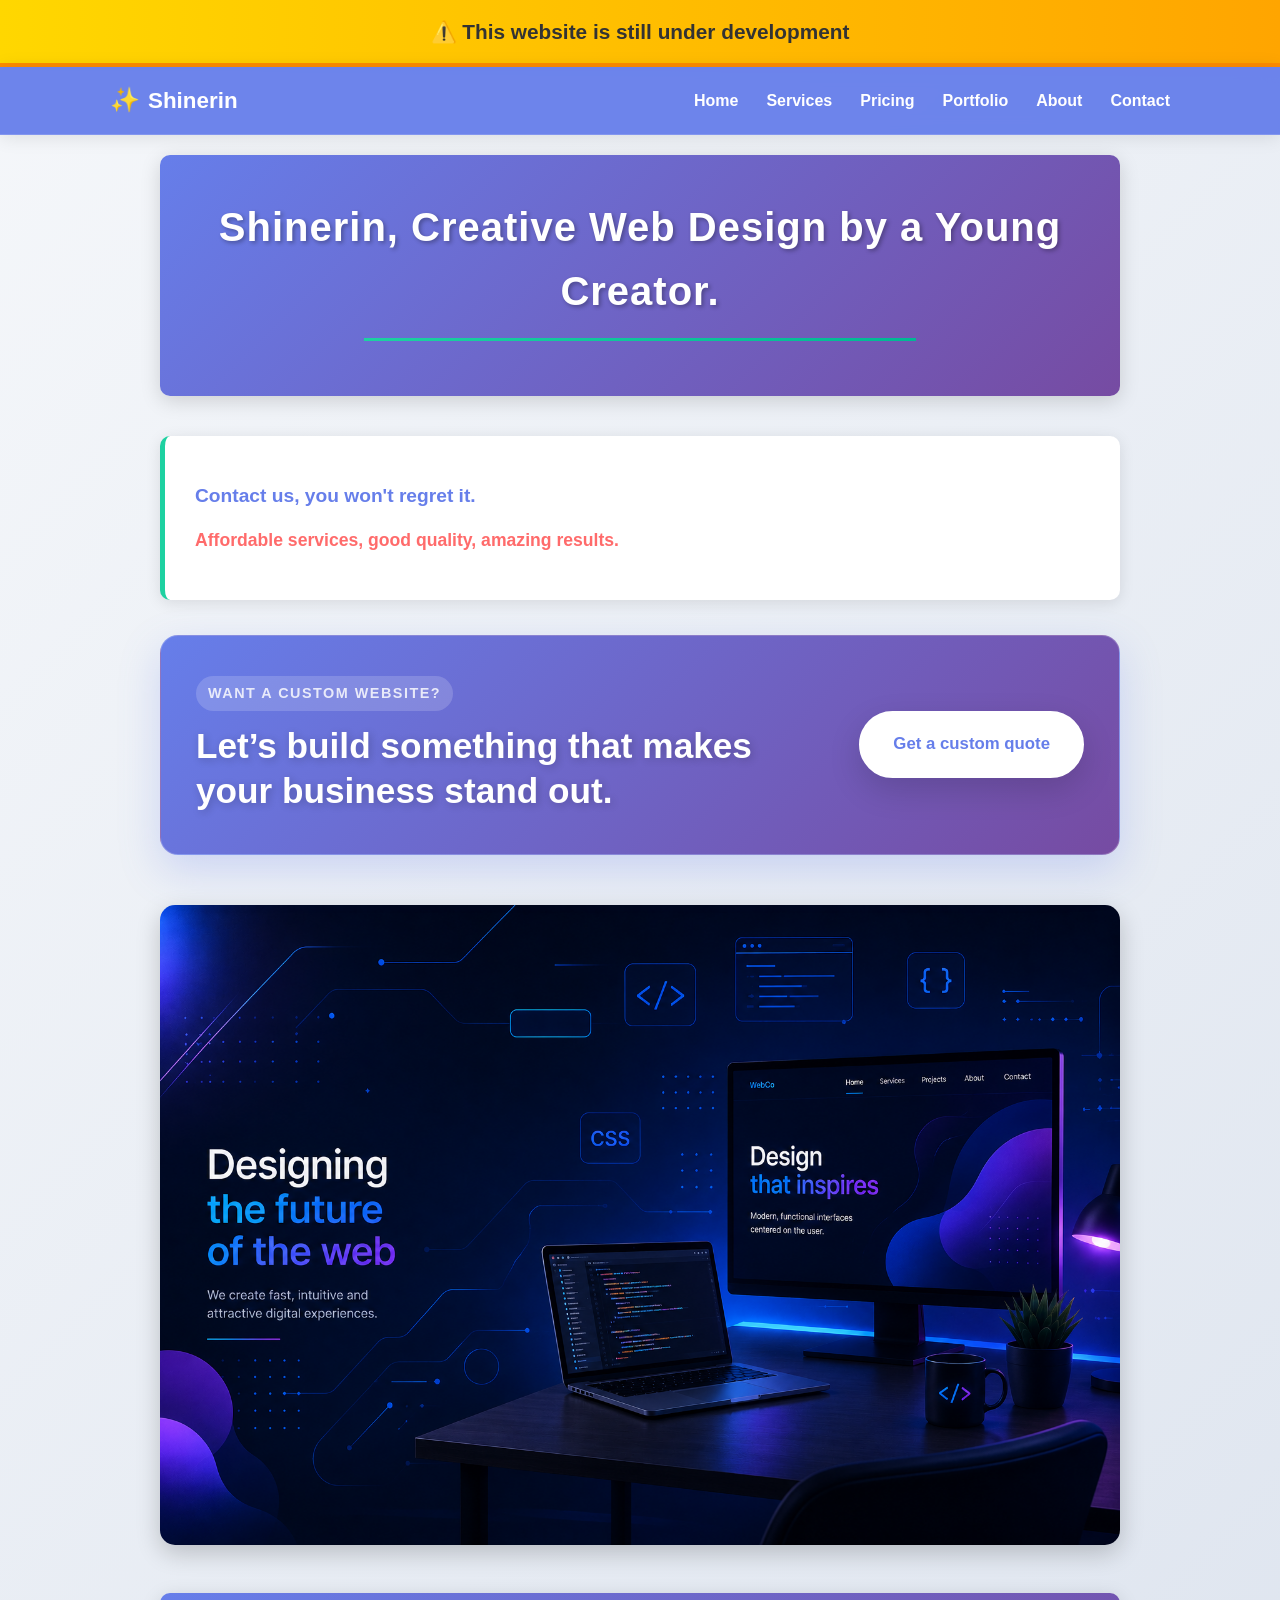
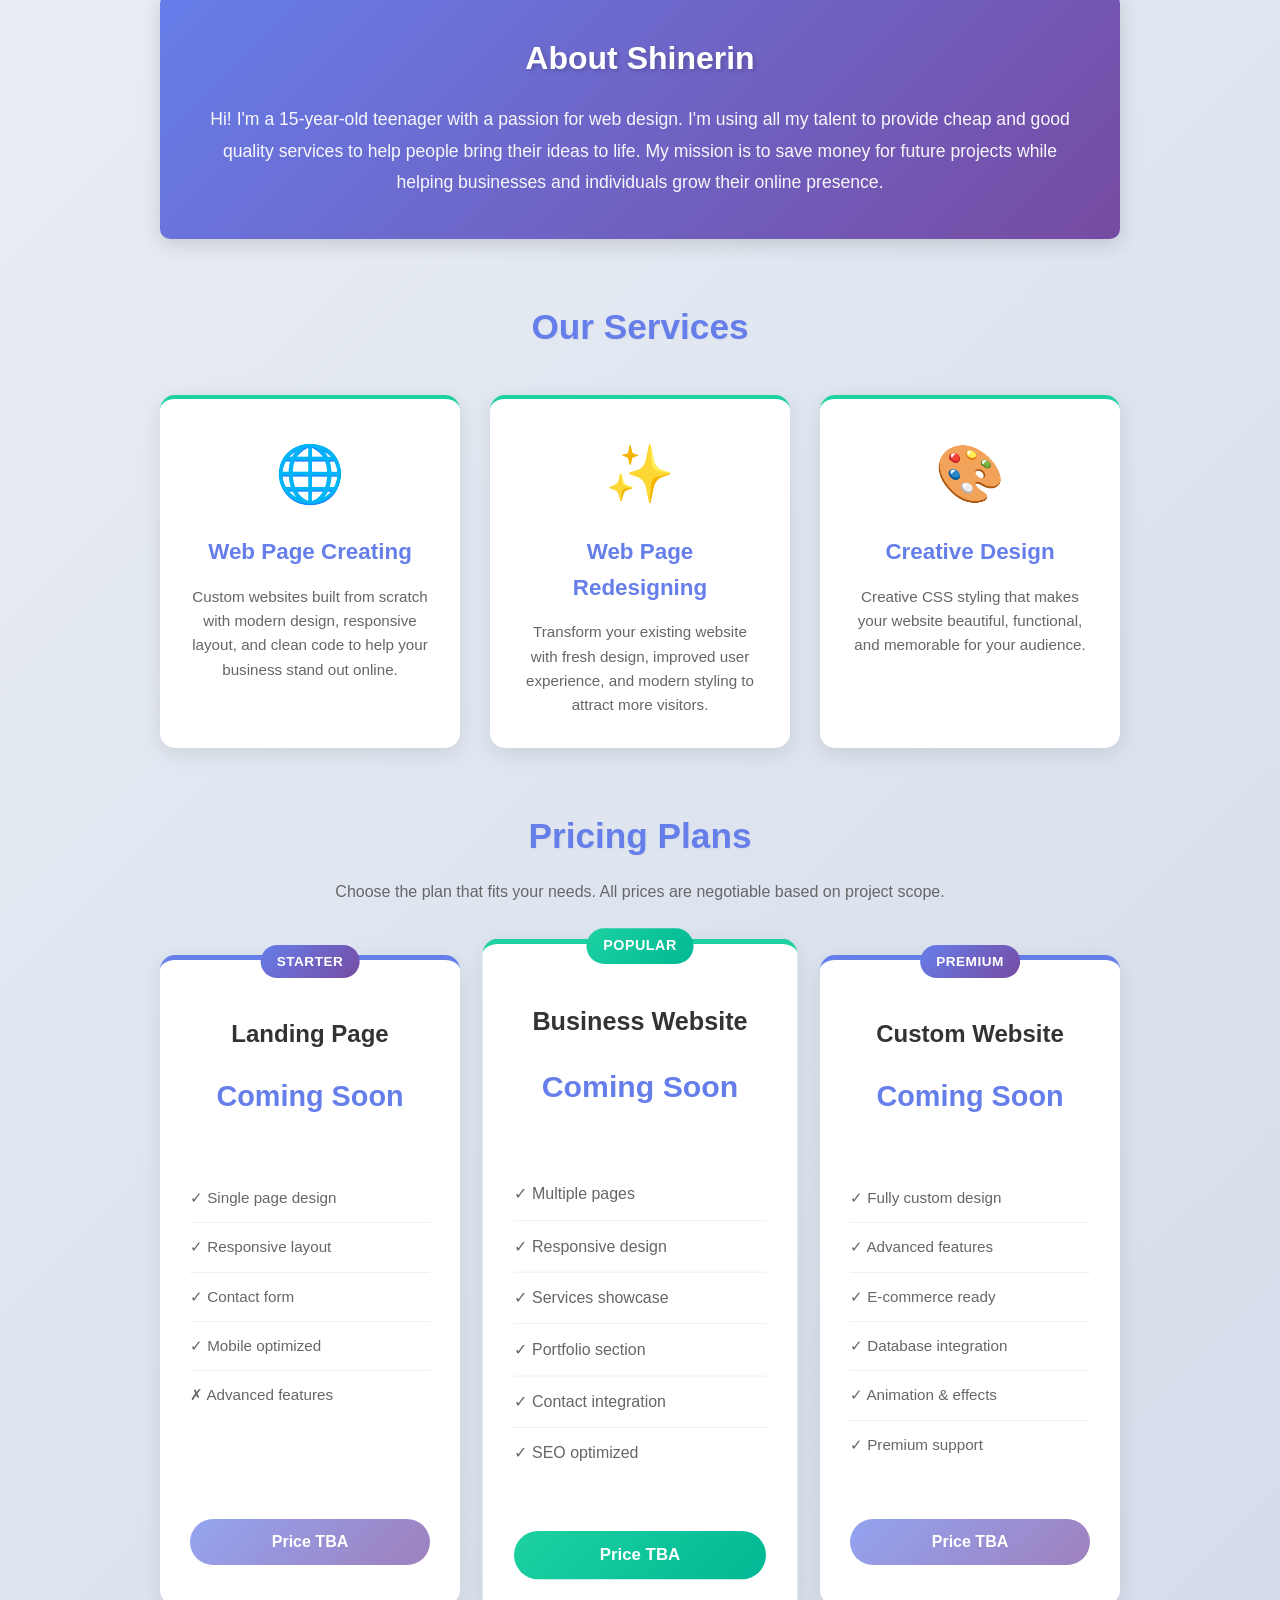
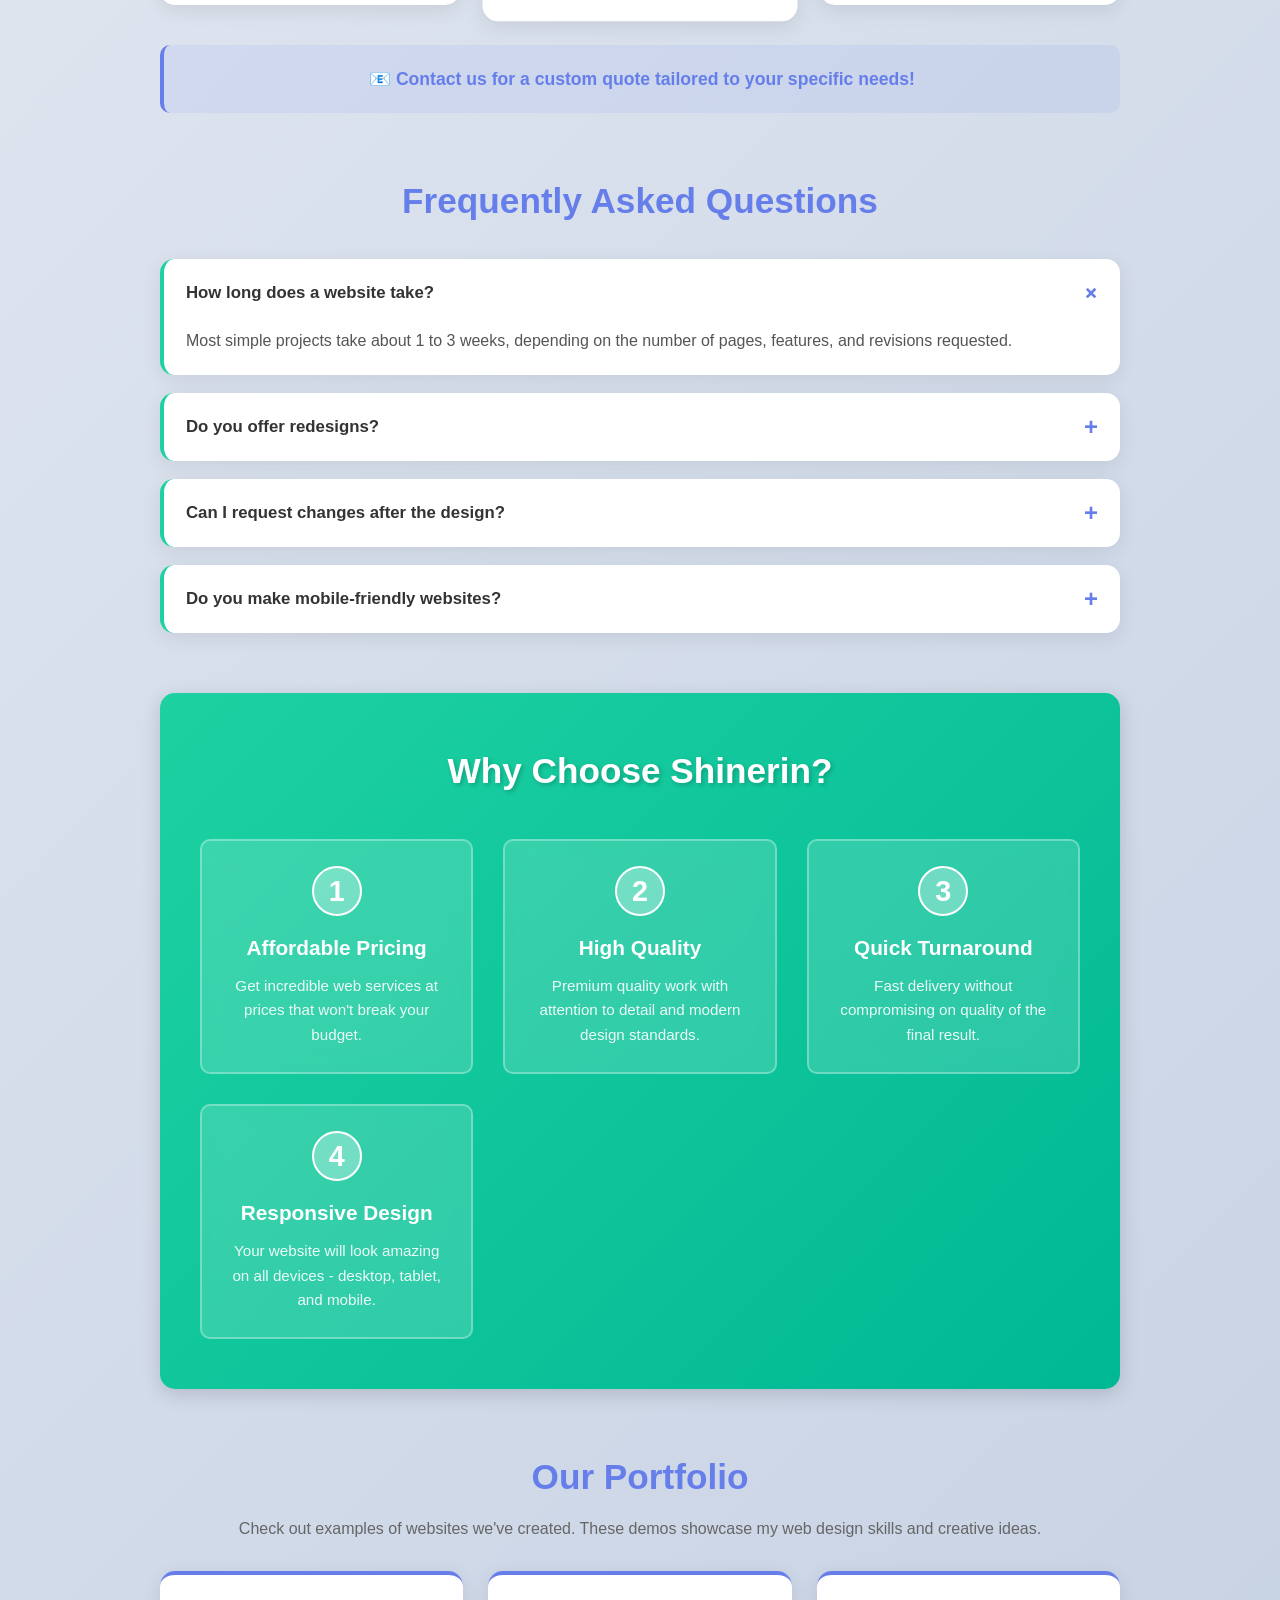
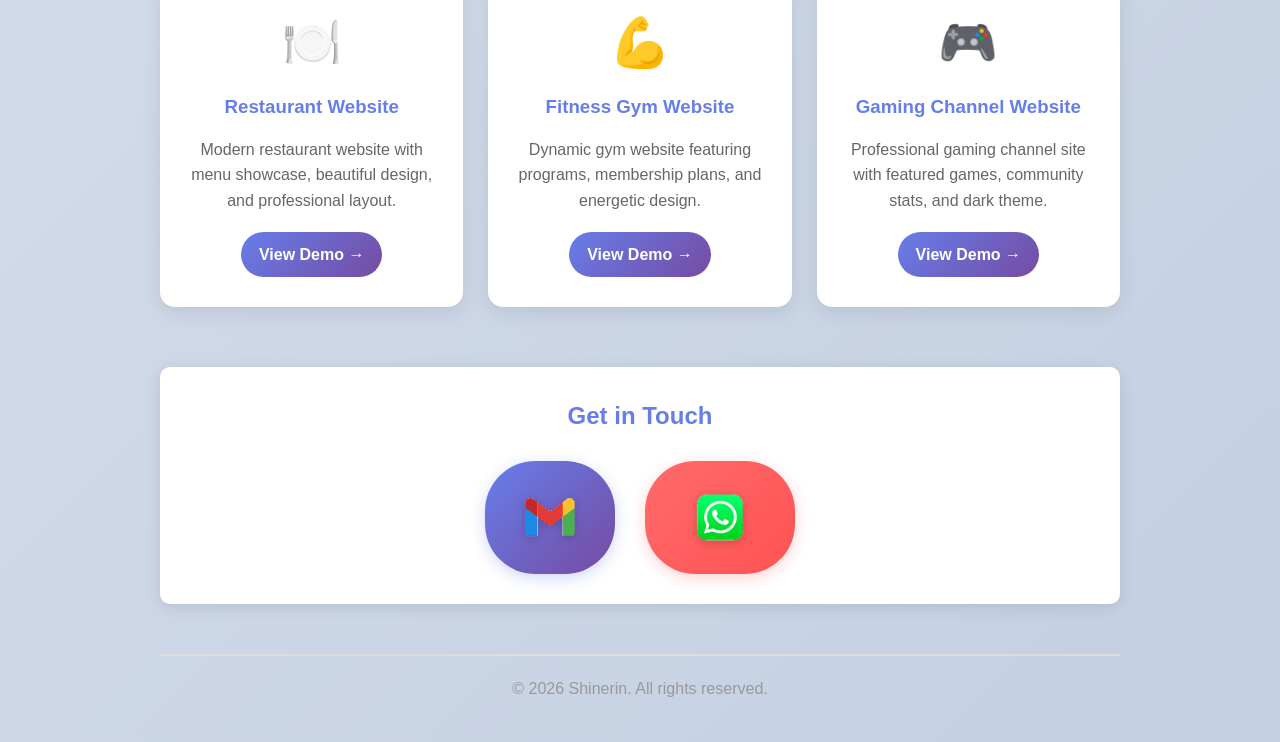
<file: index.html>
<!DOCTYPE html>

<html> 
<head>
    <title>Shinerin</title>
    <link rel="stylesheet" href="style.css">
</head>

<body>
    <div class="dev-banner">
        <h2>⚠️ This website is still under development</h2>
    </div>

    <!-- Navbar -->
    <nav class="navbar">
        <div class="nav-container">
            <div class="nav-logo">
                <span class="logo-icon">✨</span>
                <span class="logo-text">Shinerin</span>
            </div>
            <ul class="nav-links">
                <li><a href="#top" class="nav-link">Home</a></li>
                <li><a href="#services" class="nav-link">Services</a></li>
                <li><a href="#pricing" class="nav-link">Pricing</a></li>
                <li><a href="#portfolio" class="nav-link">Portfolio</a></li>
                <li><a href="#about" class="nav-link">About</a></li>
                <li><a href="#contact" class="nav-link">Contact</a></li>
            </ul>
            <div class="hamburger">
                <span class="bar"></span>
                <span class="bar"></span>
                <span class="bar"></span>
            </div>
        </div>
    </nav>
    
    <div class="container">
        <audio autoplay loop src="Touch - Anno Domini Beats.mp3"></audio>
        
        <header id="top">
            <h1>Shinerin, Creative Web Design by a Young Creator.</h1>
            <hr>
        </header>
        
        <div class="tagline">
            <p>Contact us, you won't regret it.</p>
            <p>Affordable services, good quality, amazing results.</p>
        </div>

        <section class="cta-banner">
            <div class="cta-content">
                <div class="cta-text">
                    <p class="cta-kicker">Want a custom website?</p>
                    <h3>Let’s build something that makes your business stand out.</h3>
                </div>
                <a href="#contact" class="cta-button">Get a custom quote</a>
            </div>
        </section>
        
        <div class="image-section">
            <img src="bro.png" alt="Shinerin Portfolio">
        </div>

        <!-- About Section -->
        <section class="about-section" id="about">
            <h2>About Shinerin</h2>
            <p>Hi! I'm a 15-year-old teenager with a passion for web design. I'm using all my talent to provide cheap and good quality services to help people bring their ideas to life. My mission is to save money for future projects while helping businesses and individuals grow their online presence.</p>
        </section>

        <!-- Services Section -->
        <section class="services-section" id="services">
            <h2>Our Services</h2>
            <div class="services-grid">
                <div class="service-card">
                    <div class="service-icon">🌐</div>
                    <h3>Web Page Creating</h3>
                    <p>Custom websites built from scratch with modern design, responsive layout, and clean code to help your business stand out online.</p>
                </div>
                <div class="service-card">
                    <div class="service-icon">✨</div>
                    <h3>Web Page Redesigning</h3>
                    <p>Transform your existing website with fresh design, improved user experience, and modern styling to attract more visitors.</p>
                </div>
                <div class="service-card">
                    <div class="service-icon">🎨</div>
                    <h3>Creative Design</h3>
                    <p>Creative CSS styling that makes your website beautiful, functional, and memorable for your audience.</p>
                </div>
            </div>
        </section>

        <!-- Pricing Section -->
        <section class="pricing-section" id="pricing">
            <h2>Pricing Plans</h2>
            <p class="pricing-subtitle">Choose the plan that fits your needs. All prices are negotiable based on project scope.</p>
            <div class="pricing-grid">
                <div class="pricing-card">
                    <div class="pricing-badge">Starter</div>
                    <h3>Landing Page</h3>
                    <p class="price">Coming Soon</p>
                    <ul class="pricing-features">
                        <li>✓ Single page design</li>
                        <li>✓ Responsive layout</li>
                        <li>✓ Contact form</li>
                        <li>✓ Mobile optimized</li>
                        <li>✗ Advanced features</li>
                    </ul>
                    <button class="pricing-btn" disabled>Price TBA</button>
                </div>

                <div class="pricing-card featured">
                    <div class="pricing-badge featured">Popular</div>
                    <h3>Business Website</h3>
                    <p class="price">Coming Soon</p>
                    <ul class="pricing-features">
                        <li>✓ Multiple pages</li>
                        <li>✓ Responsive design</li>
                        <li>✓ Services showcase</li>
                        <li>✓ Portfolio section</li>
                        <li>✓ Contact integration</li>
                        <li>✓ SEO optimized</li>
                    </ul>
                    <button class="pricing-btn featured">Price TBA</button>
                </div>

                <div class="pricing-card">
                    <div class="pricing-badge">Premium</div>
                    <h3>Custom Website</h3>
                    <p class="price">Coming Soon</p>
                    <ul class="pricing-features">
                        <li>✓ Fully custom design</li>
                        <li>✓ Advanced features</li>
                        <li>✓ E-commerce ready</li>
                        <li>✓ Database integration</li>
                        <li>✓ Animation & effects</li>
                        <li>✓ Premium support</li>
                    </ul>
                    <button class="pricing-btn">Price TBA</button>
                </div>
            </div>
            <p class="pricing-note">📧 Contact us for a custom quote tailored to your specific needs!</p>
        </section>

        <!-- FAQ Section -->
        <section class="faq-section" id="faq">
            <h2>Frequently Asked Questions</h2>
            <div class="faq-grid">
                <div class="faq-item open">
                    <button class="faq-question" type="button">
                        <span>How long does a website take?</span>
                        <span>+</span>
                    </button>
                    <div class="faq-answer">
                        Most simple projects take about 1 to 3 weeks, depending on the number of pages, features, and revisions requested.
                    </div>
                </div>

                <div class="faq-item">
                    <button class="faq-question" type="button">
                        <span>Do you offer redesigns?</span>
                        <span>+</span>
                    </button>
                    <div class="faq-answer">
                        Yes! I can redesign an existing website to make it look more modern, cleaner, and more professional.
                    </div>
                </div>

                <div class="faq-item">
                    <button class="faq-question" type="button">
                        <span>Can I request changes after the design?</span>
                        <span>+</span>
                    </button>
                    <div class="faq-answer">
                        Absolutely. I offer revisions so the final result matches your vision and business goals as closely as possible.
                    </div>
                </div>

                <div class="faq-item">
                    <button class="faq-question" type="button">
                        <span>Do you make mobile-friendly websites?</span>
                        <span>+</span>
                    </button>
                    <div class="faq-answer">
                        Yes. Every website I create is designed to look and work great on desktop, tablet, and mobile devices.
                    </div>
                </div>
            </div>
        </section>

        <!-- Why Choose Us Section -->
        <section class="why-choose-section">
            <h2>Why Choose Shinerin?</h2>
            <div class="features-grid">
                <div class="feature-item">
                    <span class="feature-number">1</span>
                    <h3>Affordable Pricing</h3>
                    <p>Get incredible web services at prices that won't break your budget.</p>
                </div>
                <div class="feature-item">
                    <span class="feature-number">2</span>
                    <h3>High Quality</h3>
                    <p>Premium quality work with attention to detail and modern design standards.</p>
                </div>
                <div class="feature-item">
                    <span class="feature-number">3</span>
                    <h3>Quick Turnaround</h3>
                    <p>Fast delivery without compromising on quality of the final result.</p>
                </div>
                <div class="feature-item">
                    <span class="feature-number">4</span>
                    <h3>Responsive Design</h3>
                    <p>Your website will look amazing on all devices - desktop, tablet, and mobile.</p>
                </div>
            </div>
        </section>

        <!-- Portfolio Section -->
        <section class="portfolio-section" id="portfolio">
            <h2>Our Portfolio</h2>
            <p class="portfolio-subtitle">Check out examples of websites we've created. These demos showcase my web design skills and creative ideas.</p>
            <div class="portfolio-grid">
                <div class="portfolio-card">
                    <div class="portfolio-icon">🍽️</div>
                    <h3>Restaurant Website</h3>
                    <p>Modern restaurant website with menu showcase, beautiful design, and professional layout.</p>
                    <a href="index4.html" class="portfolio-link" target="_blank">View Demo →</a>
                </div>
                <div class="portfolio-card">
                    <div class="portfolio-icon">💪</div>
                    <h3>Fitness Gym Website</h3>
                    <p>Dynamic gym website featuring programs, membership plans, and energetic design.</p>
                    <a href="index2.html" class="portfolio-link" target="_blank">View Demo →</a>
                </div>
                <div class="portfolio-card">
                    <div class="portfolio-icon">🎮</div>
                    <h3>Gaming Channel Website</h3>
                    <p>Professional gaming channel site with featured games, community stats, and dark theme.</p>
                    <a href="index3.html" class="portfolio-link" target="_blank">View Demo →</a>
                </div>
            </div>
        </section>
        
        <div class="contact-section" id="contact">
            <h3>Get in Touch</h3>
            <div class="contact-buttons">
                <a href="mailto:shock.tron2345@gmail.com" class="contact-btn email" title="Email us">
                    <img src="descarga.png" alt="Email" width="100">
                </a>
                <a href="number.html" class="contact-btn whatsapp" title="Write us on Whatsapp">
                    <img src="descarga (1).png" alt="Whatsapp" width="120">
                </a>
            </div>
        </div>
        
        <footer>
            <p>&copy; 2026 Shinerin. All rights reserved.</p>
        </footer>
    </div>

    <script>
        // Mobile menu toggle
        const hamburger = document.querySelector('.hamburger');
        const navLinks = document.querySelector('.nav-links');
        
        hamburger.addEventListener('click', () => {
            navLinks.classList.toggle('active');
            hamburger.classList.toggle('active');
        });

        // Close menu when link is clicked
        document.querySelectorAll('.nav-link').forEach(link => {
            link.addEventListener('click', () => {
                navLinks.classList.remove('active');
                hamburger.classList.remove('active');
            });
        });

        // FAQ toggle
        document.querySelectorAll('.faq-question').forEach(button => {
            button.addEventListener('click', () => {
                const item = button.parentElement;
                item.classList.toggle('open');
            });
        });

        // Smooth scrolling with offset for navbar + banner
        document.querySelectorAll('a[href^="#"]').forEach(anchor => {
            anchor.addEventListener('click', function (e) {
                e.preventDefault();
                const target = document.querySelector(this.getAttribute('href'));
                if (target) {
                    const navHeight = document.querySelector('.navbar').offsetHeight;
                    const devBannerHeight = document.querySelector('.dev-banner').offsetHeight;
                    const totalOffset = navHeight + devBannerHeight + 20;
                    const targetPosition = target.offsetTop - totalOffset;
                    window.scrollTo({
                        top: targetPosition,
                        behavior: 'smooth'
                    });
                }
            });
        });
    </script>
</body>

</html>
</file>
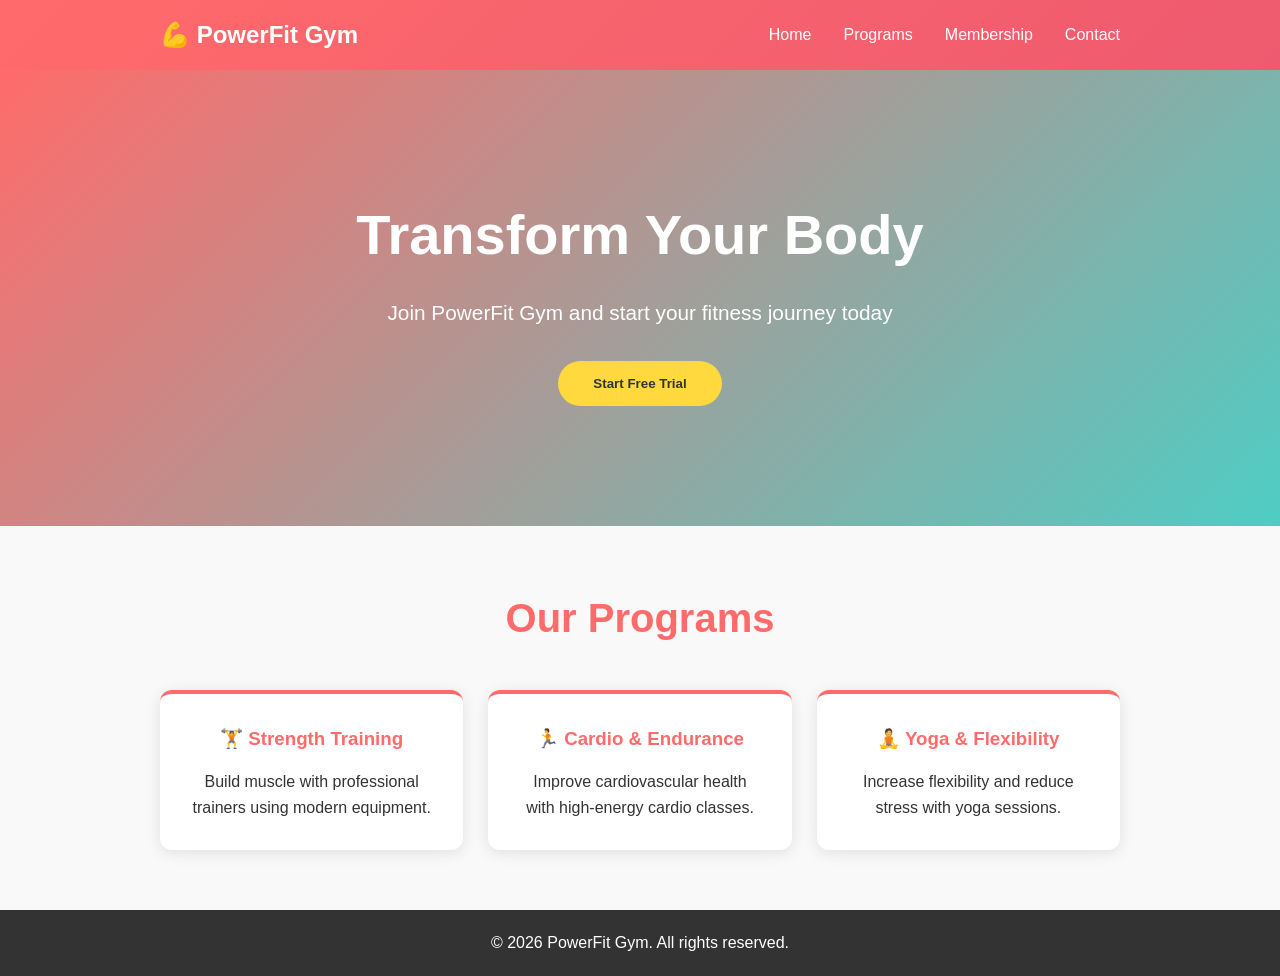
<file: fitness/index.html>
<!DOCTYPE html>
<html>
<head>
    <title>PowerFit Gym - Get Stronger</title>
    <link rel="stylesheet" href="style.css">
</head>
<body>
    <nav class="navbar">
        <div class="container">
            <div class="logo">💪 PowerFit Gym</div>
            <ul class="nav-links">
                <li><a href="#home">Home</a></li>
                <li><a href="#programs">Programs</a></li>
                <li><a href="#membership">Membership</a></li>
                <li><a href="#contact">Contact</a></li>
            </ul>
        </div>
    </nav>

    <section id="home" class="hero">
        <div class="hero-content">
            <h1>Transform Your Body</h1>
            <p>Join PowerFit Gym and start your fitness journey today</p>
            <button class="cta-btn">Start Free Trial</button>
        </div>
    </section>

    <section id="programs" class="programs-section">
        <div class="container">
            <h2>Our Programs</h2>
            <div class="programs-grid">
                <div class="program-card">
                    <h3>🏋️ Strength Training</h3>
                    <p>Build muscle with professional trainers using modern equipment.</p>
                </div>
                <div class="program-card">
                    <h3>🏃 Cardio & Endurance</h3>
                    <p>Improve cardiovascular health with high-energy cardio classes.</p>
                </div>
                <div class="program-card">
                    <h3>🧘 Yoga & Flexibility</h3>
                    <p>Increase flexibility and reduce stress with yoga sessions.</p>
                </div>
            </div>
        </div>
    </section>

    <footer>
        <p>&copy; 2026 PowerFit Gym. All rights reserved.</p>
    </footer>
</body>
</html>
</file>
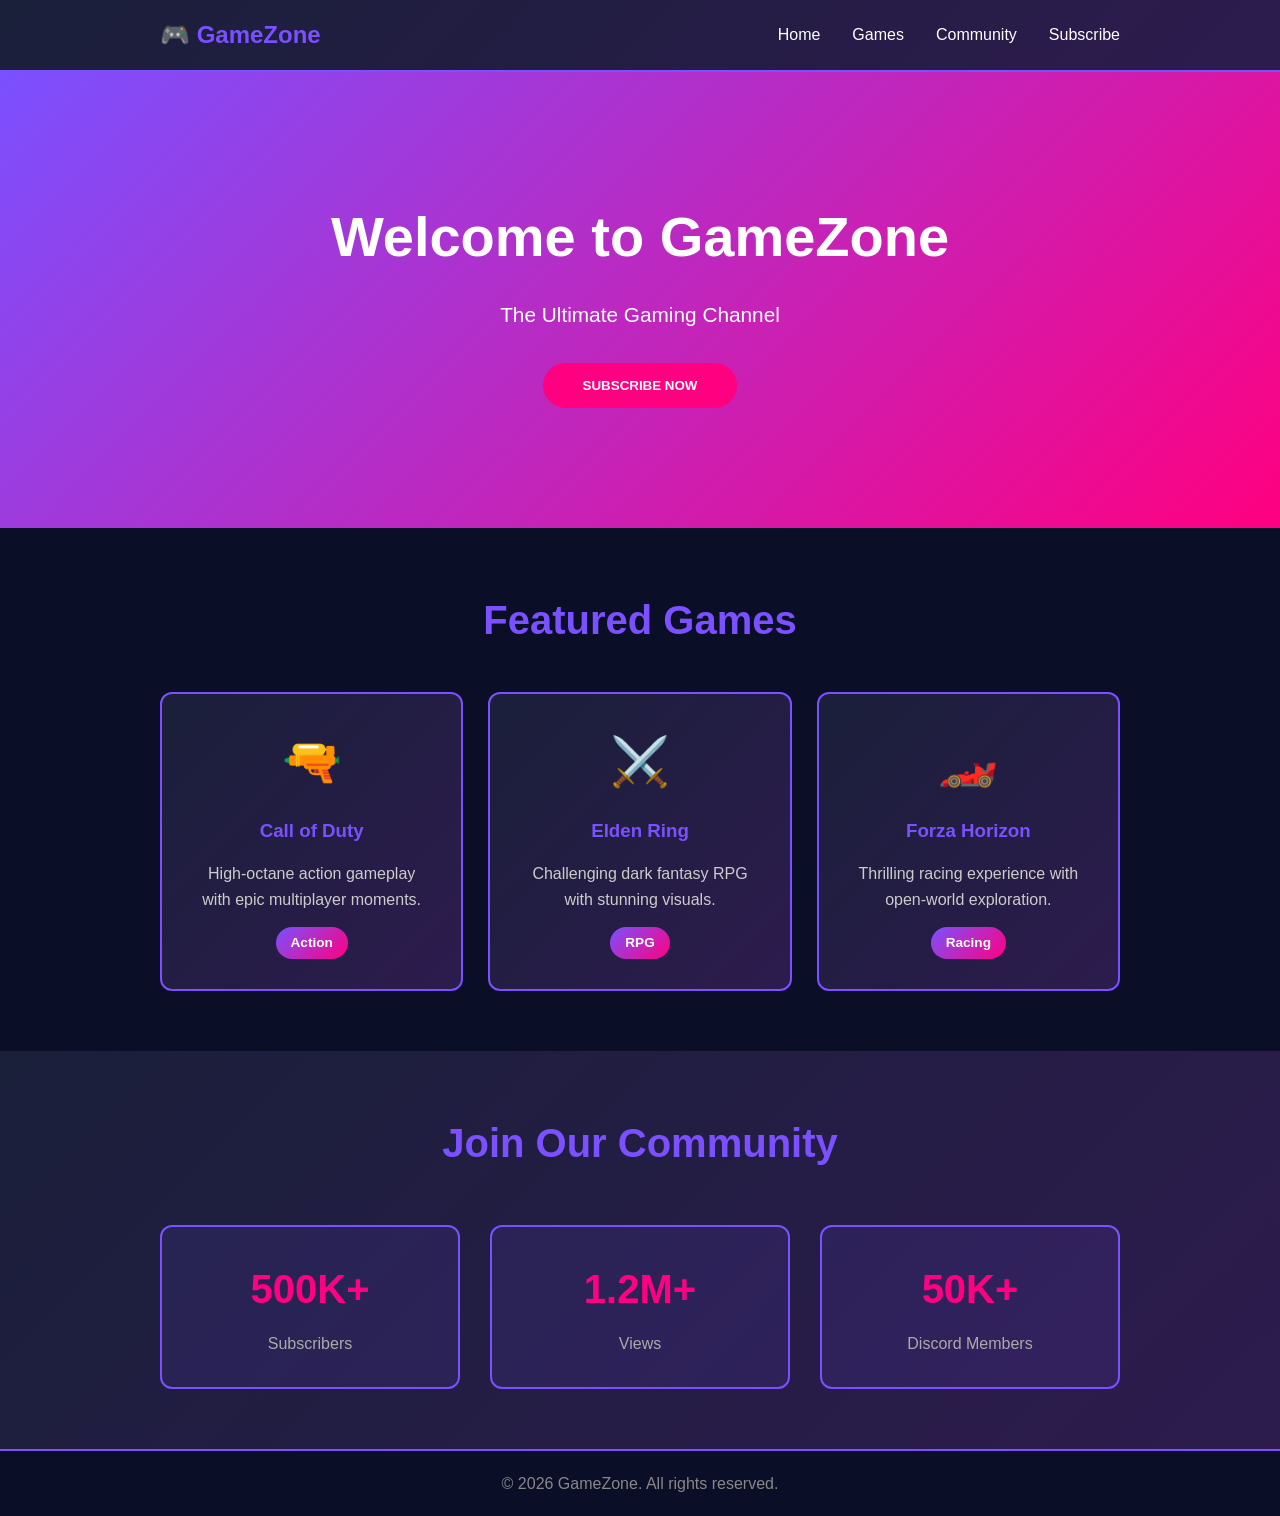
<file: gaming/index.html>
<!DOCTYPE html>
<html>
<head>
    <title>GameZone - Gaming Channel</title>
    <link rel="stylesheet" href="style.css">
</head>
<body>
    <nav class="navbar">
        <div class="container">
            <div class="logo">🎮 GameZone</div>
            <ul class="nav-links">
                <li><a href="#home">Home</a></li>
                <li><a href="#games">Games</a></li>
                <li><a href="#community">Community</a></li>
                <li><a href="#subscribe">Subscribe</a></li>
            </ul>
        </div>
    </nav>

    <section id="home" class="hero">
        <div class="hero-content">
            <h1>Welcome to GameZone</h1>
            <p>The Ultimate Gaming Channel</p>
            <button class="cta-btn">Subscribe Now</button>
        </div>
    </section>

    <section id="games" class="games-section">
        <div class="container">
            <h2>Featured Games</h2>
            <div class="games-grid">
                <div class="game-card">
                    <div class="game-icon">🔫</div>
                    <h3>Call of Duty</h3>
                    <p>High-octane action gameplay with epic multiplayer moments.</p>
                    <span class="tag">Action</span>
                </div>
                <div class="game-card">
                    <div class="game-icon">⚔️</div>
                    <h3>Elden Ring</h3>
                    <p>Challenging dark fantasy RPG with stunning visuals.</p>
                    <span class="tag">RPG</span>
                </div>
                <div class="game-card">
                    <div class="game-icon">🏎️</div>
                    <h3>Forza Horizon</h3>
                    <p>Thrilling racing experience with open-world exploration.</p>
                    <span class="tag">Racing</span>
                </div>
            </div>
        </div>
    </section>

    <section id="community" class="community-section">
        <div class="container">
            <h2>Join Our Community</h2>
            <div class="community-stats">
                <div class="stat">
                    <h3>500K+</h3>
                    <p>Subscribers</p>
                </div>
                <div class="stat">
                    <h3>1.2M+</h3>
                    <p>Views</p>
                </div>
                <div class="stat">
                    <h3>50K+</h3>
                    <p>Discord Members</p>
                </div>
            </div>
        </div>
    </section>

    <footer>
        <p>&copy; 2026 GameZone. All rights reserved.</p>
    </footer>
</body>
</html>
</file>
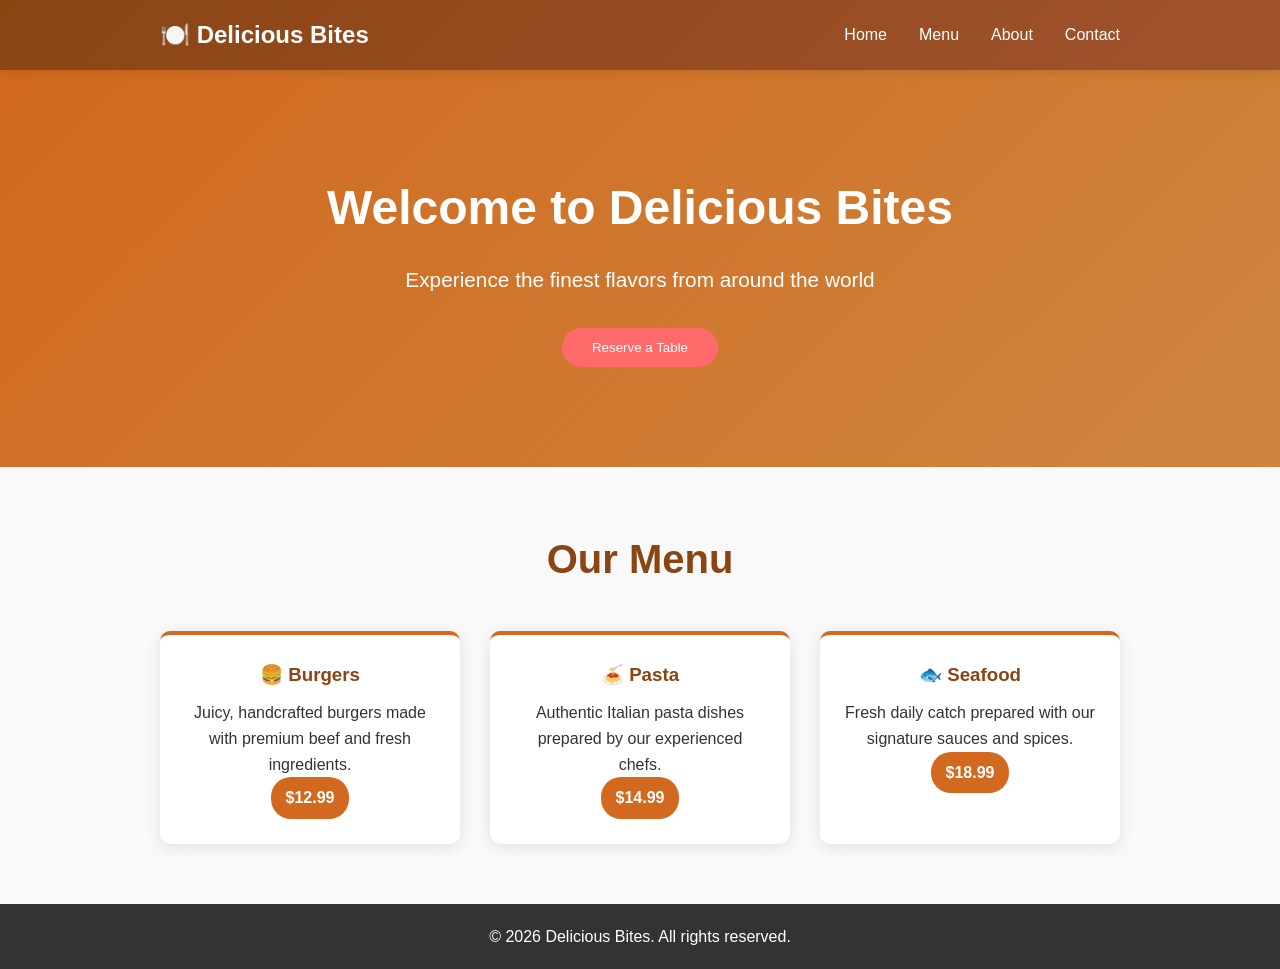
<file: restaurant/index.html>
<!DOCTYPE html>
<html>
<head>
    <title>Delicious Bites - Restaurant</title>
    <link rel="stylesheet" href="style.css">
</head>
<body>
    <nav class="navbar">
        <div class="container">
            <div class="logo">🍽️ Delicious Bites</div>
            <ul class="nav-links">
                <li><a href="#home">Home</a></li>
                <li><a href="#menu">Menu</a></li>
                <li><a href="#about">About</a></li>
                <li><a href="#contact">Contact</a></li>
            </ul>
        </div>
    </nav>

    <section id="home" class="hero">
        <div class="hero-content">
            <h1>Welcome to Delicious Bites</h1>
            <p>Experience the finest flavors from around the world</p>
            <button class="cta-btn">Reserve a Table</button>
        </div>
    </section>

    <section id="menu" class="menu-section">
        <div class="container">
            <h2>Our Menu</h2>
            <div class="menu-grid">
                <div class="menu-item">
                    <h3>🍔 Burgers</h3>
                    <p>Juicy, handcrafted burgers made with premium beef and fresh ingredients.</p>
                    <span class="price">$12.99</span>
                </div>
                <div class="menu-item">
                    <h3>🍝 Pasta</h3>
                    <p>Authentic Italian pasta dishes prepared by our experienced chefs.</p>
                    <span class="price">$14.99</span>
                </div>
                <div class="menu-item">
                    <h3>🐟 Seafood</h3>
                    <p>Fresh daily catch prepared with our signature sauces and spices.</p>
                    <span class="price">$18.99</span>
                </div>
            </div>
        </div>
    </section>

    <footer>
        <p>&copy; 2026 Delicious Bites. All rights reserved.</p>
    </footer>
</body>
</html>
</file>
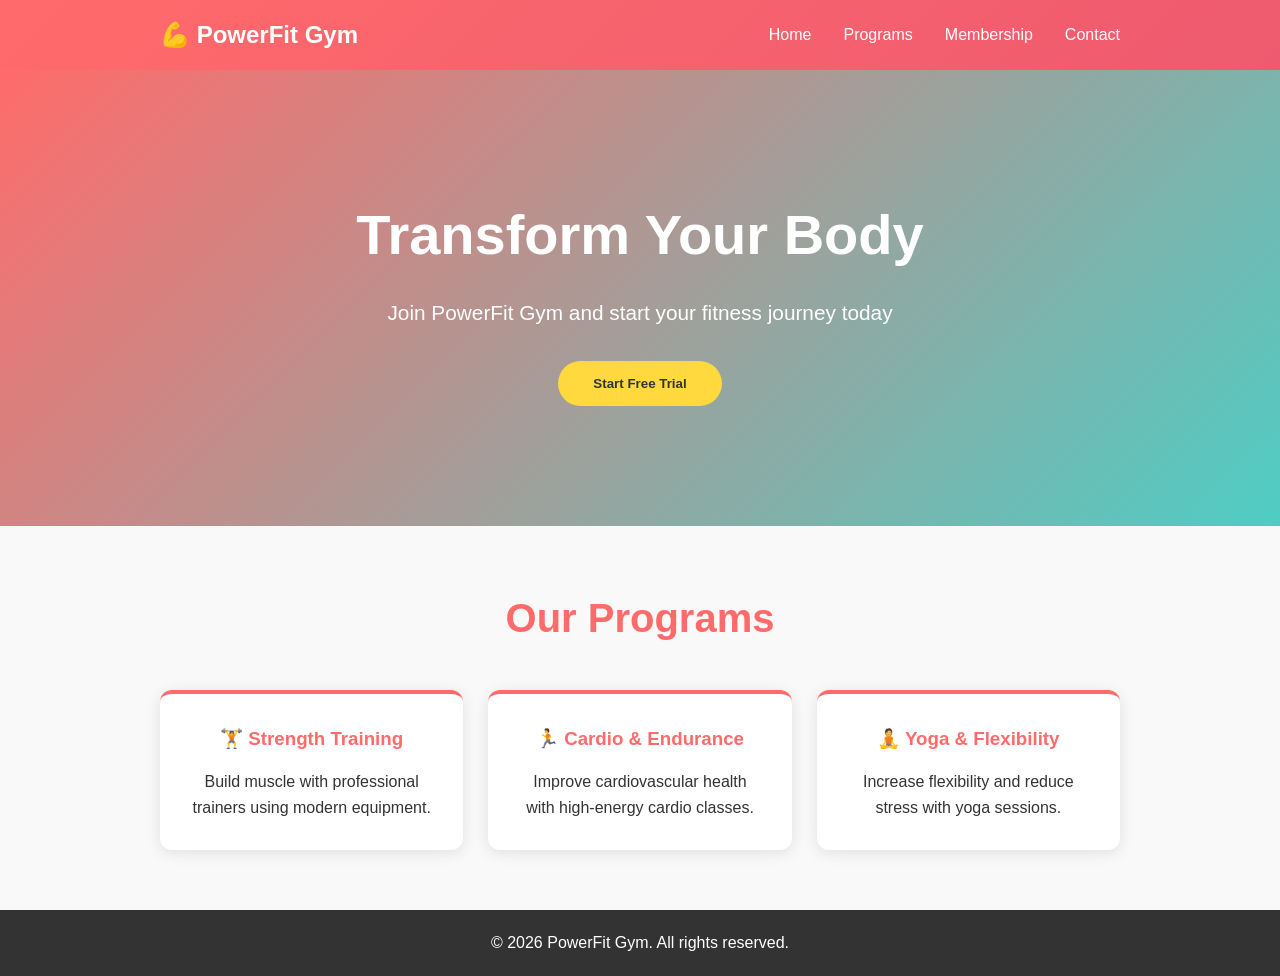
<file: index2.html>
<!DOCTYPE html>
<html>
<head>
    <title>PowerFit Gym - Get Stronger</title>
    <link rel="stylesheet" href="style2.css">
</head>
<body>
    <nav class="navbar">
        <div class="container">
            <div class="logo">💪 PowerFit Gym</div>
            <ul class="nav-links">
                <li><a href="#home">Home</a></li>
                <li><a href="#programs">Programs</a></li>
                <li><a href="#membership">Membership</a></li>
                <li><a href="#contact">Contact</a></li>
            </ul>
        </div>
    </nav>

    <section id="home" class="hero">
        <div class="hero-content">
            <h1>Transform Your Body</h1>
            <p>Join PowerFit Gym and start your fitness journey today</p>
            <button class="cta-btn">Start Free Trial</button>
        </div>
    </section>

    <section id="programs" class="programs-section">
        <div class="container">
            <h2>Our Programs</h2>
            <div class="programs-grid">
                <div class="program-card">
                    <h3>🏋️ Strength Training</h3>
                    <p>Build muscle with professional trainers using modern equipment.</p>
                </div>
                <div class="program-card">
                    <h3>🏃 Cardio & Endurance</h3>
                    <p>Improve cardiovascular health with high-energy cardio classes.</p>
                </div>
                <div class="program-card">
                    <h3>🧘 Yoga & Flexibility</h3>
                    <p>Increase flexibility and reduce stress with yoga sessions.</p>
                </div>
            </div>
        </div>
    </section>

    <footer>
        <p>&copy; 2026 PowerFit Gym. All rights reserved.</p>
    </footer>
</body>
</html>
</file>
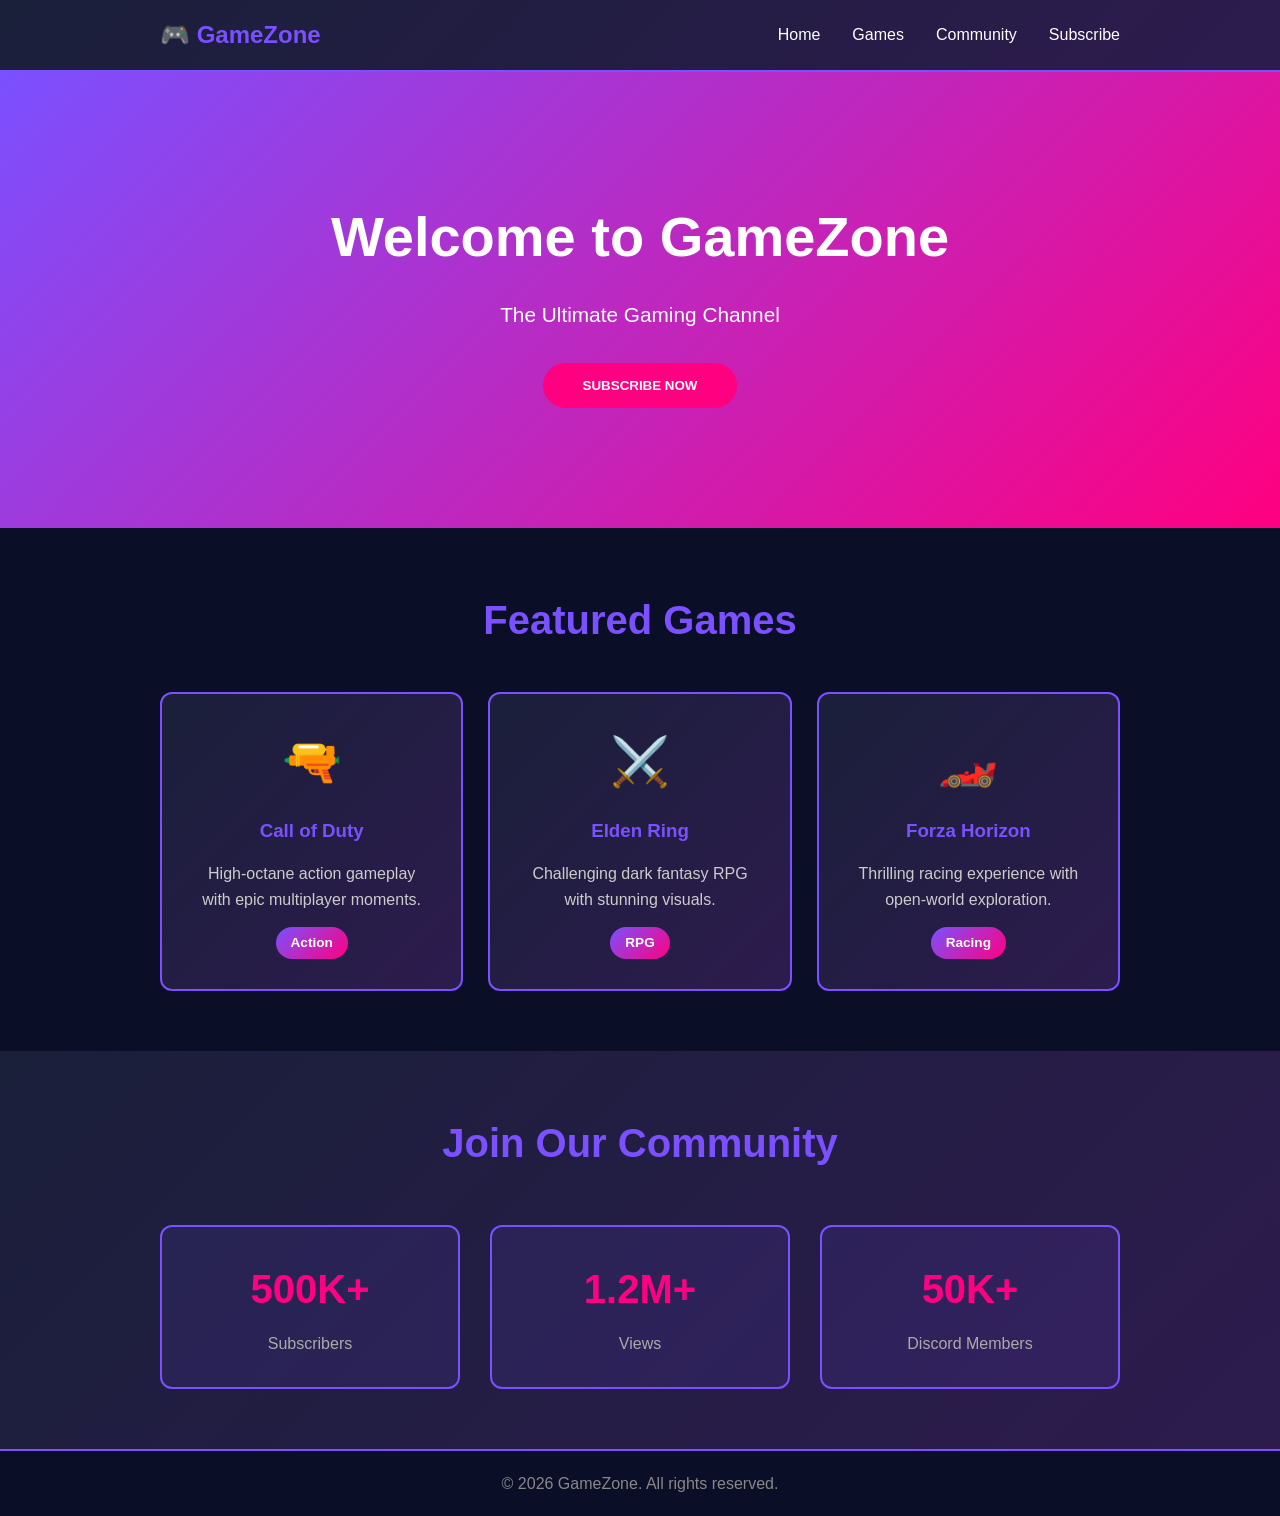
<file: index3.html>
<!DOCTYPE html>
<html>
<head>
    <title>GameZone - Gaming Channel</title>
    <link rel="stylesheet" href="style3.css">
</head>
<body>
    <nav class="navbar">
        <div class="container">
            <div class="logo">🎮 GameZone</div>
            <ul class="nav-links">
                <li><a href="#home">Home</a></li>
                <li><a href="#games">Games</a></li>
                <li><a href="#community">Community</a></li>
                <li><a href="#subscribe">Subscribe</a></li>
            </ul>
        </div>
    </nav>

    <section id="home" class="hero">
        <div class="hero-content">
            <h1>Welcome to GameZone</h1>
            <p>The Ultimate Gaming Channel</p>
            <button class="cta-btn">Subscribe Now</button>
        </div>
    </section>

    <section id="games" class="games-section">
        <div class="container">
            <h2>Featured Games</h2>
            <div class="games-grid">
                <div class="game-card">
                    <div class="game-icon">🔫</div>
                    <h3>Call of Duty</h3>
                    <p>High-octane action gameplay with epic multiplayer moments.</p>
                    <span class="tag">Action</span>
                </div>
                <div class="game-card">
                    <div class="game-icon">⚔️</div>
                    <h3>Elden Ring</h3>
                    <p>Challenging dark fantasy RPG with stunning visuals.</p>
                    <span class="tag">RPG</span>
                </div>
                <div class="game-card">
                    <div class="game-icon">🏎️</div>
                    <h3>Forza Horizon</h3>
                    <p>Thrilling racing experience with open-world exploration.</p>
                    <span class="tag">Racing</span>
                </div>
            </div>
        </div>
    </section>

    <section id="community" class="community-section">
        <div class="container">
            <h2>Join Our Community</h2>
            <div class="community-stats">
                <div class="stat">
                    <h3>500K+</h3>
                    <p>Subscribers</p>
                </div>
                <div class="stat">
                    <h3>1.2M+</h3>
                    <p>Views</p>
                </div>
                <div class="stat">
                    <h3>50K+</h3>
                    <p>Discord Members</p>
                </div>
            </div>
        </div>
    </section>

    <footer>
        <p>&copy; 2026 GameZone. All rights reserved.</p>
    </footer>
</body>
</html>
</file>
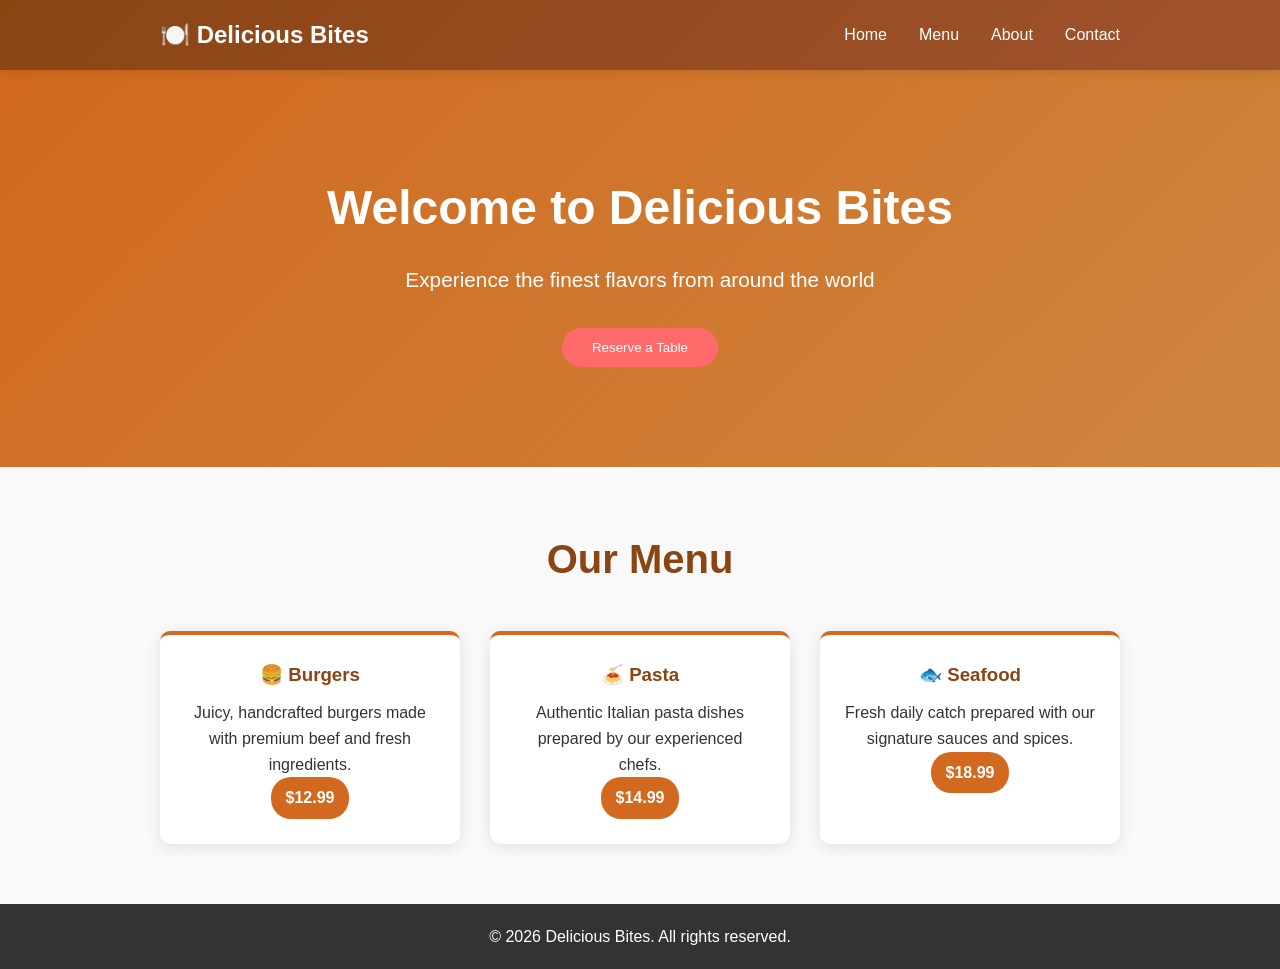
<file: index4.html>
<!DOCTYPE html>
<html>
<head>
    <title>Delicious Bites - Restaurant</title>
    <link rel="stylesheet" href="style4.css">
</head>
<body>
    <nav class="navbar">
        <div class="container">
            <div class="logo">🍽️ Delicious Bites</div>
            <ul class="nav-links">
                <li><a href="#home">Home</a></li>
                <li><a href="#menu">Menu</a></li>
                <li><a href="#about">About</a></li>
                <li><a href="#contact">Contact</a></li>
            </ul>
        </div>
    </nav>

    <section id="home" class="hero">
        <div class="hero-content">
            <h1>Welcome to Delicious Bites</h1>
            <p>Experience the finest flavors from around the world</p>
            <button class="cta-btn">Reserve a Table</button>
        </div>
    </section>

    <section id="menu" class="menu-section">
        <div class="container">
            <h2>Our Menu</h2>
            <div class="menu-grid">
                <div class="menu-item">
                    <h3>🍔 Burgers</h3>
                    <p>Juicy, handcrafted burgers made with premium beef and fresh ingredients.</p>
                    <span class="price">$12.99</span>
                </div>
                <div class="menu-item">
                    <h3>🍝 Pasta</h3>
                    <p>Authentic Italian pasta dishes prepared by our experienced chefs.</p>
                    <span class="price">$14.99</span>
                </div>
                <div class="menu-item">
                    <h3>🐟 Seafood</h3>
                    <p>Fresh daily catch prepared with our signature sauces and spices.</p>
                    <span class="price">$18.99</span>
                </div>
            </div>
        </div>
    </section>

    <footer>
        <p>&copy; 2026 Delicious Bites. All rights reserved.</p>
    </footer>
</body>
</html>
</file>
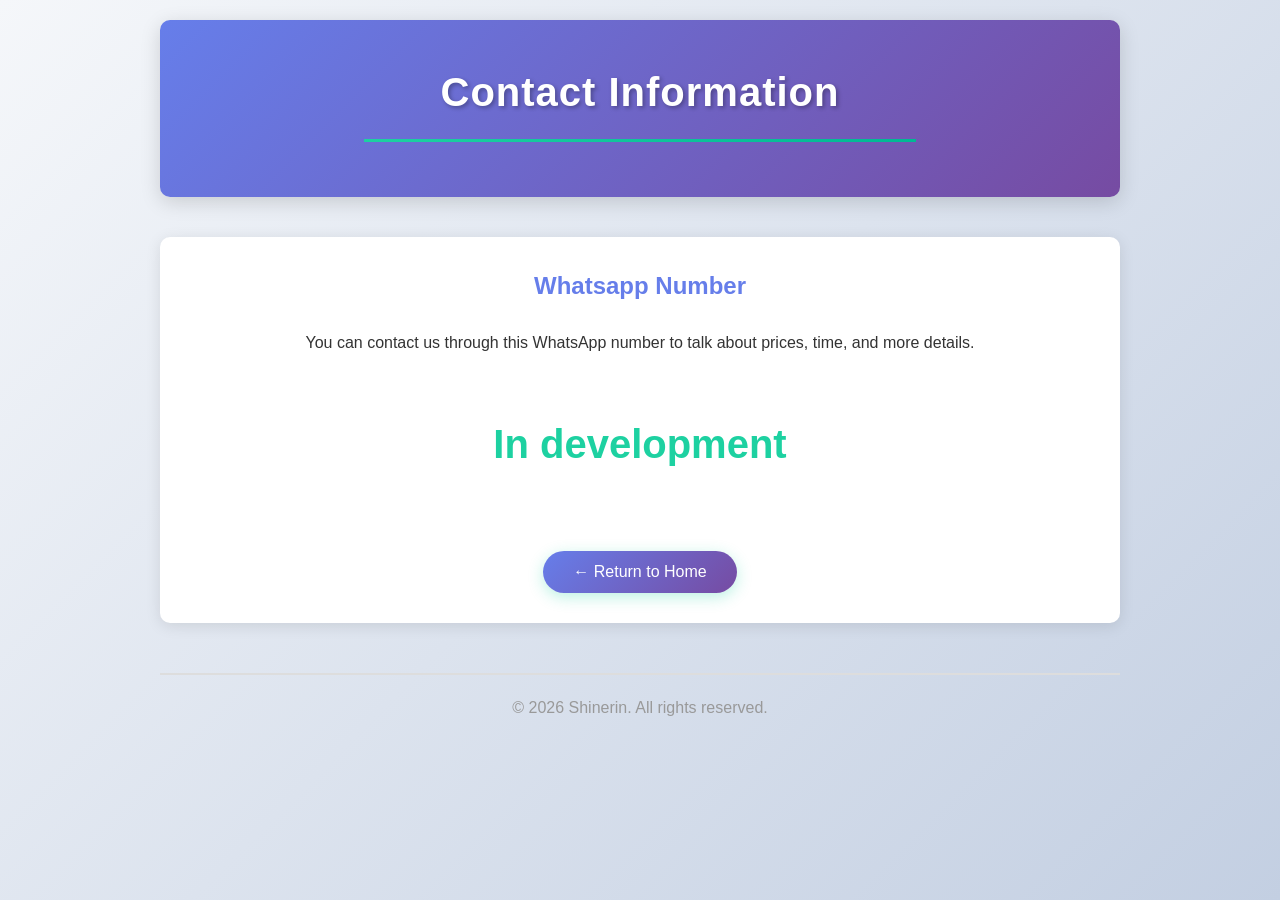
<file: number.html>
<!DOCTYPE html>

<html>
<head>
    <title>Whatsapp Numbers</title>
    <link rel="stylesheet" href="style.css">
</head>
<body>
    <div class="container">
        <header>
            <h1>Contact Information</h1>
            <hr>
        </header>
        
        <div class="contact-section">
            <h3>Whatsapp Number</h3>
            <p>You can contact us through this WhatsApp number to talk about prices, time, and more details.</p>
            <br>
            <h1 style="color: #1dd1a1; font-size: 2.5rem; margin: 30px 0;">In development</h1>
            <br>
            <a href="index.html">
                <button class="contact-btn" style="background: linear-gradient(135deg, #667eea 0%, #764ba2 100%); color: white; border: none; padding: 12px 30px; font-size: 1rem; margin-top: 20px;">← Return to Home</button>
            </a>
        </div>
        
        <footer>
            <p>&copy; 2026 Shinerin. All rights reserved.</p>
        </footer>
    </div>
</body>
</html>
</file>
<file: style.css>
/* Shinerin Web Page - Professional Creative Styling */

html {
    scroll-behavior: smooth;
    scroll-padding-top: 150px;
}

* {
    margin: 0;
    padding: 0;
    box-sizing: border-box;
}

body {
    font-family: 'Segoe UI', Tahoma, Geneva, Verdana, sans-serif;
    line-height: 1.6;
    color: #333;
    background: linear-gradient(135deg, #f5f7fa 0%, #c3cfe2 100%);
    min-height: 100vh;
}

section[id],
header[id],
footer[id],
#top {
    scroll-margin-top: 150px;
}

/* Development Banner */
.dev-banner {
    background: linear-gradient(90deg, #FFD700 0%, #FFA500 100%);
    padding: 15px;
    text-align: center;
    border-bottom: 4px solid #FF8C00;
    box-shadow: 0 2px 10px rgba(0, 0, 0, 0.1);
}

.dev-banner h2 {
    margin: 0;
    color: #333;
    font-size: 1.3rem;
    font-weight: 600;
}

/* Navbar */
.navbar {
    position: sticky;
    top: 0;
    z-index: 1000;
    background: rgba(102, 126, 234, 0.95);
    backdrop-filter: blur(8px);
    box-shadow: 0 2px 18px rgba(0,0,0,0.1);
    border-bottom: 1px solid rgba(255,255,255,0.15);
}

.nav-container {
    max-width: 1100px;
    margin: 0 auto;
    padding: 14px 20px;
    display: flex;
    justify-content: space-between;
    align-items: center;
}

.nav-logo {
    display: flex;
    align-items: center;
    gap: 8px;
    color: white;
    font-size: 1.4rem;
    font-weight: 700;
}

.logo-icon {
    font-size: 1.5rem;
}

.nav-links {
    display: flex;
    list-style: none;
    gap: 28px;
    align-items: center;
}

.nav-link {
    color: white;
    text-decoration: none;
    font-weight: 600;
    transition: all 0.2s ease;
    position: relative;
}

.nav-link:hover {
    color: #dfe7ff;
}

.nav-link::after {
    content: "";
    position: absolute;
    left: 0;
    bottom: -6px;
    width: 0;
    height: 2px;
    background: white;
    transition: width 0.3s ease;
}

.nav-link:hover::after {
    width: 100%;
}

.hamburger {
    display: none;
    flex-direction: column;
    cursor: pointer;
    gap: 5px;
}

.bar {
    width: 26px;
    height: 3px;
    background: white;
    border-radius: 3px;
    transition: all 0.3s ease;
}

.hamburger.active .bar:nth-child(1) {
    transform: rotate(45deg) translate(5px, 5px);
}

.hamburger.active .bar:nth-child(2) {
    opacity: 0;
}

.hamburger.active .bar:nth-child(3) {
    transform: rotate(-45deg) translate(5px, -5px);
}

/* Main Container */
.container {
    max-width: 1000px;
    margin: 0 auto;
    padding: 20px;
}

/* Header Section */
header {
    text-align: center;
    padding: 40px 20px;
    background: linear-gradient(135deg, #667eea 0%, #764ba2 100%);
    color: white;
    border-radius: 10px;
    margin-bottom: 40px;
    box-shadow: 0 5px 20px rgba(0, 0, 0, 0.15);
}

header h1 {
    font-size: 2.5rem;
    margin-bottom: 10px;
    text-shadow: 2px 2px 4px rgba(0, 0, 0, 0.3);
    letter-spacing: 1px;
}

header hr {
    border: none;
    height: 3px;
    background: linear-gradient(90deg, #1dd1a1 0%, #00b894 100%);
    margin: 15px auto;
    width: 60%;
}

/* Tagline Section */
.tagline {
    background: white;
    padding: 30px;
    border-radius: 10px;
    margin-bottom: 30px;
    box-shadow: 0 3px 15px rgba(0, 0, 0, 0.1);
    border-left: 5px solid #1dd1a1;
}

.tagline p {
    font-size: 1.1rem;
    color: #555;
    margin: 15px 0;
    font-weight: 500;
}

.tagline p:first-child {
    color: #667eea;
    font-size: 1.2rem;
    font-weight: 600;
}

.tagline p:last-child {
    color: #ff6b6b;
    font-weight: 600;
}

/* CTA Banner - Premium Styling */
.cta-banner {
    background: linear-gradient(135deg, #667eea 0%, #764ba2 100%);
    border-radius: 18px;
    padding: 40px 35px;
    margin: 35px 0 50px 0;
    box-shadow: 0 15px 40px rgba(102, 126, 234, 0.25);
    border: 1px solid rgba(255, 255, 255, 0.2);
    backdrop-filter: blur(10px);
    position: relative;
    overflow: hidden;
}

.cta-banner::before {
    content: '';
    position: absolute;
    top: -50%;
    right: -50%;
    width: 500px;
    height: 500px;
    background: radial-gradient(circle, rgba(255, 255, 255, 0.1) 0%, transparent 70%);
    border-radius: 50%;
    animation: float 6s ease-in-out infinite;
}

@keyframes float {
    0%, 100% {
        transform: translateY(0px);
    }
    50% {
        transform: translateY(-20px);
    }
}

.cta-content {
    display: flex;
    align-items: center;
    justify-content: space-between;
    gap: 40px;
    position: relative;
    z-index: 2;
}

.cta-text {
    color: white;
    flex: 1;
}

.cta-kicker {
    font-size: 0.9rem;
    text-transform: uppercase;
    letter-spacing: 1.5px;
    font-weight: 700;
    opacity: 0.85;
    margin-bottom: 12px;
    background: rgba(255, 255, 255, 0.2);
    display: inline-block;
    padding: 6px 12px;
    border-radius: 20px;
}

.cta-text h3 {
    font-size: 2.2rem;
    line-height: 1.3;
    margin: 0;
    font-weight: 800;
    text-shadow: 2px 2px 8px rgba(0, 0, 0, 0.2);
}

.cta-button {
    display: inline-flex;
    align-items: center;
    justify-content: center;
    background: white;
    color: #667eea;
    text-decoration: none;
    font-weight: 700;
    font-size: 1.05rem;
    padding: 18px 32px;
    border-radius: 50px;
    white-space: nowrap;
    transition: all 0.3s cubic-bezier(0.34, 1.56, 0.64, 1);
    box-shadow: 0 12px 32px rgba(0, 0, 0, 0.15);
    border: 2px solid white;
    cursor: pointer;
}

.cta-button:hover {
    transform: translateY(-5px) scale(1.05);
    box-shadow: 0 18px 48px rgba(0, 0, 0, 0.25);
    background: #f0f7ff;
    color: #1dd1a1;
}

.cta-button:active {
    transform: translateY(-2px) scale(1.02);
}

/* Image Section */
.image-section {
    text-align: center;
    margin: 40px 0;
}

.image-section img {
    max-width: 100%;
    height: auto;
    border-radius: 15px;
    box-shadow: 0 8px 25px rgba(0, 0, 0, 0.2);
    transition: transform 0.3s ease;
}

.image-section img:hover {
    transform: scale(1.02);
}

/* About Section */
.about-section {
    background: linear-gradient(135deg, #667eea 0%, #764ba2 100%);
    color: white;
    padding: 40px;
    border-radius: 10px;
    margin: 40px 0;
    box-shadow: 0 5px 20px rgba(0, 0, 0, 0.15);
    text-align: center;
}

.about-section h2 {
    font-size: 2rem;
    margin-bottom: 20px;
    text-shadow: 2px 2px 4px rgba(0, 0, 0, 0.2);
}

.about-section p {
    font-size: 1.1rem;
    line-height: 1.8;
    opacity: 0.95;
}

/* Services Section */
.services-section {
    margin: 60px 0;
}

.services-section h2 {
    text-align: center;
    font-size: 2.2rem;
    color: #667eea;
    margin-bottom: 40px;
    text-shadow: 1px 1px 2px rgba(0, 0, 0, 0.05);
}

.services-grid {
    display: grid;
    grid-template-columns: repeat(auto-fit, minmax(280px, 1fr));
    gap: 30px;
    margin-bottom: 40px;
}

.service-card {
    background: white;
    padding: 30px;
    border-radius: 15px;
    box-shadow: 0 5px 20px rgba(0, 0, 0, 0.1);
    text-align: center;
    transition: all 0.3s ease;
    border-top: 4px solid #1dd1a1;
}

.service-card:hover {
    transform: translateY(-10px);
    box-shadow: 0 10px 30px rgba(0, 0, 0, 0.15);
}

.service-icon {
    font-size: 3.5rem;
    margin-bottom: 15px;
}

.service-card h3 {
    color: #667eea;
    font-size: 1.4rem;
    margin-bottom: 15px;
}

.service-card p {
    color: #666;
    font-size: 0.95rem;
    line-height: 1.6;
}

/* Pricing Section */
.pricing-section {
    margin: 60px 0;
}

.pricing-section h2 {
    text-align: center;
    font-size: 2.2rem;
    color: #667eea;
    margin-bottom: 15px;
    text-shadow: 1px 1px 2px rgba(0, 0, 0, 0.05);
}

.pricing-subtitle {
    text-align: center;
    color: #666;
    font-size: 1rem;
    margin-bottom: 50px;
    font-weight: 500;
}

.pricing-grid {
    display: grid;
    grid-template-columns: repeat(auto-fit, minmax(300px, 1fr));
    gap: 30px;
    margin-bottom: 40px;
}

.pricing-card {
    background: white;
    padding: 40px 30px;
    border-radius: 15px;
    box-shadow: 0 5px 20px rgba(0, 0, 0, 0.09);
    text-align: center;
    transition: all 0.3s ease;
    border-top: 5px solid #667eea;
    position: relative;
    display: flex;
    flex-direction: column;
}

.pricing-card:hover {
    transform: translateY(-10px);
    box-shadow: 0 15px 40px rgba(0, 0, 0, 0.15);
}

.pricing-card.featured {
    border-top: 5px solid #1dd1a1;
    transform: scale(1.05);
}

.pricing-card.featured:hover {
    transform: scale(1.05) translateY(-10px);
    box-shadow: 0 20px 50px rgba(29, 209, 161, 0.2);
}

.pricing-badge {
    position: absolute;
    top: -15px;
    left: 50%;
    transform: translateX(-50%);
    background: linear-gradient(135deg, #667eea 0%, #764ba2 100%);
    color: white;
    padding: 6px 16px;
    border-radius: 50px;
    font-size: 0.85rem;
    font-weight: 600;
    text-transform: uppercase;
    letter-spacing: 0.5px;
}

.pricing-badge.featured {
    background: linear-gradient(135deg, #1dd1a1 0%, #00b894 100%);
}

.pricing-card h3 {
    color: #333;
    font-size: 1.5rem;
    margin: 15px 0 20px 0;
    font-weight: 700;
}

.price {
    font-size: 1.8rem;
    color: #667eea;
    font-weight: 700;
    margin-bottom: 25px;
}

.pricing-features {
    list-style: none;
    margin: 30px 0;
    text-align: left;
    flex-grow: 1;
}

.pricing-features li {
    padding: 12px 0;
    color: #666;
    font-size: 0.95rem;
    border-bottom: 1px solid #f0f0f0;
    transition: all 0.2s ease;
}

.pricing-features li:last-child {
    border-bottom: none;
}

.pricing-features li:hover {
    color: #667eea;
    padding-left: 8px;
}

.pricing-btn {
    background: linear-gradient(135deg, #667eea 0%, #764ba2 100%);
    color: white;
    border: none;
    padding: 14px 30px;
    border-radius: 50px;
    font-size: 1rem;
    font-weight: 600;
    cursor: not-allowed;
    transition: all 0.3s ease;
    margin-top: 20px;
    opacity: 0.7;
}

.pricing-btn.featured {
    background: linear-gradient(135deg, #1dd1a1 0%, #00b894 100%);
    opacity: 1;
    cursor: pointer;
}

.pricing-btn.featured:hover {
    transform: translateY(-3px);
    box-shadow: 0 8px 20px rgba(29, 209, 161, 0.3);
}

.pricing-note {
    text-align: center;
    color: #667eea;
    font-size: 1.1rem;
    font-weight: 600;
    margin-top: 40px;
    padding: 20px;
    background: rgba(102, 126, 234, 0.1);
    border-radius: 10px;
    border-left: 4px solid #667eea;
}

/* FAQ Section */
.faq-section {
    margin: 60px 0;
}

.faq-section h2 {
    text-align: center;
    font-size: 2.2rem;
    color: #667eea;
    margin-bottom: 30px;
}

.faq-grid {
    display: grid;
    gap: 18px;
}

.faq-item {
    background: white;
    border-radius: 14px;
    box-shadow: 0 5px 20px rgba(0, 0, 0, 0.08);
    border-left: 4px solid #1dd1a1;
    overflow: hidden;
}

.faq-question {
    width: 100%;
    background: transparent;
    border: none;
    text-align: left;
    padding: 20px 22px;
    font-size: 1.05rem;
    font-weight: 700;
    color: #333;
    cursor: pointer;
    display: flex;
    justify-content: space-between;
    align-items: center;
    transition: background 0.2s ease;
}

.faq-question:hover {
    background: rgba(102, 126, 234, 0.04);
}

.faq-question span:last-child {
    font-size: 1.5rem;
    color: #667eea;
    transition: transform 0.2s ease;
}

.faq-item.open .faq-question span:last-child {
    transform: rotate(45deg);
}

.faq-answer {
    max-height: 0;
    overflow: hidden;
    transition: max-height 0.35s ease, padding 0.25s ease;
    padding: 0 22px;
    color: #555;
    line-height: 1.7;
}

.faq-item.open .faq-answer {
    max-height: 220px;
    padding: 0 22px 20px 22px;
}

/* Trust badges */
.trust-section {
    margin: 40px 0 60px 0;
}

.trust-grid {
    display: grid;
    grid-template-columns: repeat(auto-fit, minmax(180px, 1fr));
    gap: 18px;
}

.trust-badge {
    background: rgba(255, 255, 255, 0.8);
    border: 1px solid rgba(102, 126, 234, 0.15);
    border-radius: 16px;
    padding: 22px 18px;
    text-align: center;
    box-shadow: 0 8px 22px rgba(0, 0, 0, 0.04);
    transition: transform 0.2s ease, box-shadow 0.2s ease;
}

.trust-badge:hover {
    transform: translateY(-4px);
    box-shadow: 0 12px 28px rgba(0, 0, 0, 0.08);
}

.trust-icon {
    font-size: 2rem;
    margin-bottom: 8px;
    display: block;
}

.trust-badge h3 {
    color: #667eea;
    font-size: 1rem;
    margin-bottom: 8px;
}

.trust-badge p {
    color: #666;
    font-size: 0.9rem;
    line-height: 1.5;
}

/* Why Choose Us Section */
.why-choose-section {
    background: linear-gradient(135deg, #1dd1a1 0%, #00b894 100%);
    color: white;
    padding: 50px 40px;
    border-radius: 15px;
    margin: 40px 0;
    box-shadow: 0 5px 20px rgba(0, 0, 0, 0.15);
}

.why-choose-section h2 {
    text-align: center;
    font-size: 2.2rem;
    margin-bottom: 40px;
    text-shadow: 2px 2px 4px rgba(0, 0, 0, 0.2);
}

.features-grid {
    display: grid;
    grid-template-columns: repeat(auto-fit, minmax(250px, 1fr));
    gap: 30px;
}

.feature-item {
    background: rgba(255, 255, 255, 0.15);
    padding: 25px;
    border-radius: 10px;
    text-align: center;
    backdrop-filter: blur(10px);
    transition: all 0.3s ease;
    border: 2px solid rgba(255, 255, 255, 0.3);
}

.feature-item:hover {
    background: rgba(255, 255, 255, 0.25);
    transform: translateY(-5px);
}

.feature-number {
    display: inline-flex;
    align-items: center;
    justify-content: center;
    width: 50px;
    height: 50px;
    background: rgba(255, 255, 255, 0.3);
    border-radius: 50%;
    font-size: 1.8rem;
    font-weight: bold;
    margin-bottom: 15px;
    border: 2px solid white;
}

.feature-item h3 {
    font-size: 1.3rem;
    margin-bottom: 10px;
}

.feature-item p {
    font-size: 0.95rem;
    opacity: 0.9;
}

/* Portfolio Section */
.portfolio-section {
    margin: 60px 0;
}

.portfolio-section h2 {
    text-align: center;
    font-size: 2.2rem;
    color: #667eea;
    margin-bottom: 10px;
}

.portfolio-subtitle {
    text-align: center;
    color: #666;
    font-size: 1rem;
    margin-bottom: 30px;
}

.portfolio-grid {
    display: grid;
    grid-template-columns: repeat(auto-fit, minmax(260px, 1fr));
    gap: 25px;
}

.portfolio-card {
    background: white;
    padding: 30px 20px;
    border-radius: 15px;
    box-shadow: 0 5px 20px rgba(0, 0, 0, 0.09);
    text-align: center;
    transition: all 0.3s ease;
    border-top: 4px solid #667eea;
}

.portfolio-card:hover {
    transform: translateY(-8px);
    box-shadow: 0 12px 30px rgba(0, 0, 0, 0.12);
}

.portfolio-icon {
    font-size: 3rem;
    margin-bottom: 10px;
}

.portfolio-card h3 {
    color: #667eea;
    margin-bottom: 15px;
}

.portfolio-card p {
    color: #666;
    margin-bottom: 18px;
    line-height: 1.6;
}

.portfolio-link {
    display: inline-block;
    background: linear-gradient(135deg, #667eea 0%, #764ba2 100%);
    color: white;
    text-decoration: none;
    padding: 10px 18px;
    border-radius: 50px;
    font-weight: 600;
    transition: all 0.2s ease;
}

.portfolio-link:hover {
    opacity: 0.92;
    transform: translateY(-2px);
}

/* Contact Section */
.contact-section {
    text-align: center;
    padding: 30px;
    background: white;
    border-radius: 10px;
    box-shadow: 0 3px 15px rgba(0, 0, 0, 0.1);
    margin-top: 40px;
}

.contact-section h3 {
    color: #667eea;
    margin-bottom: 25px;
    font-size: 1.5rem;
}

/* Contact Buttons */
.contact-buttons {
    display: flex;
    justify-content: center;
    gap: 30px;
    flex-wrap: wrap;
    margin-top: 20px;
}

.contact-btn {
    display: inline-flex;
    align-items: center;
    justify-content: center;
    padding: 15px 25px;
    background: linear-gradient(135deg, #1dd1a1 0%, #00b894 100%);
    border-radius: 50px;
    text-decoration: none;
    transition: all 0.3s ease;
    box-shadow: 0 4px 15px rgba(29, 209, 161, 0.3);
    cursor: pointer;
    border: none;
}

.contact-btn:hover {
    transform: translateY(-3px);
    box-shadow: 0 6px 20px rgba(29, 209, 161, 0.5);
}

.contact-btn.email {
    background: linear-gradient(135deg, #667eea 0%, #764ba2 100%);
    box-shadow: 0 4px 15px rgba(102, 126, 234, 0.3);
}

.contact-btn.email:hover {
    box-shadow: 0 6px 20px rgba(102, 126, 234, 0.5);
}

.contact-btn.whatsapp {
    background: linear-gradient(135deg, #ff6b6b 0%, #ff5252 100%);
    box-shadow: 0 4px 15px rgba(255, 107, 107, 0.3);
}

.contact-btn.whatsapp:hover {
    box-shadow: 0 6px 20px rgba(255, 107, 107, 0.5);
}

.contact-btn img {
    width: 100px;
    height: auto;
    display: block;
    filter: drop-shadow(0 2px 4px rgba(0, 0, 0, 0.2));
}

.contact-btn.email img {
    width: 80px;
}

.contact-btn.whatsapp img {
    width: 100px;
}

/* Footer */
footer {
    text-align: center;
    padding: 20px;
    color: #999;
    margin-top: 50px;
    border-top: 2px solid #ddd;
}

/* Responsive Design */
@media (max-width: 768px) {
    .hamburger {
        display: flex;
    }

    .nav-links {
        position: absolute;
        top: 64px;
        left: 0;
        right: 0;
        background: rgba(102, 126, 234, 0.98);
        flex-direction: column;
        padding: 20px;
        gap: 16px;
        opacity: 0;
        pointer-events: none;
        transform: translateY(-10px);
        transition: all 0.25s ease;
    }

    .nav-links.active {
        opacity: 1;
        pointer-events: auto;
        transform: translateY(0);
    }

    .nav-container {
        position: relative;
    }

    header h1 {
        font-size: 1.8rem;
    }

    header {
        padding: 30px 15px;
        margin-bottom: 30px;
    }

    .cta-content {
        flex-direction: column;
        text-align: center;
        gap: 25px;
    }

    .cta-text h3 {
        font-size: 1.6rem;
    }

    .cta-button {
        width: 100%;
        max-width: 100%;
    }

    .image-section img {
        width: 100%;
        max-width: 90vw;
    }

    .contact-buttons {
        flex-direction: column;
        gap: 15px;
        padding: 0 10px;
    }

    .contact-btn {
        width: 100%;
        max-width: 300px;
        margin: 0 auto;
        padding: 12px 20px;
    }

    .tagline {
        padding: 20px;
        font-size: 0.95rem;
    }

    .tagline p {
        font-size: 1rem;
        margin: 10px 0;
    }

    .contact-section {
        padding: 20px;
        margin-top: 30px;
    }

    .contact-section h3 {
        font-size: 1.2rem;
        margin-bottom: 15px;
    }

    .dev-banner h2 {
        font-size: 1.1rem;
        padding: 10px;
    }

    .container {
        padding: 10px;
    }

    .about-section {
        padding: 25px;
    }

    .about-section h2 {
        font-size: 1.6rem;
    }

    .about-section p {
        font-size: 1rem;
    }

    .services-section h2,
    .pricing-section h2,
    .faq-section h2,
    .why-choose-section h2,
    .portfolio-section h2 {
        font-size: 1.8rem;
        margin-bottom: 25px;
    }

    .services-grid,
    .pricing-grid,
    .features-grid,
    .portfolio-grid {
        gap: 20px;
    }

    .service-card,
    .pricing-card,
    .feature-item,
    .portfolio-card {
        padding: 20px;
    }

    .pricing-card.featured {
        transform: scale(1);
    }

    .pricing-card.featured:hover {
        transform: scale(1) translateY(-10px);
    }

    .service-icon,
    .portfolio-icon {
        font-size: 2.5rem;
    }

    .why-choose-section {
        padding: 30px 20px;
    }

    .pricing-subtitle {
        margin-bottom: 30px;
    }

    .cta-banner {
        padding: 30px 20px;
    }
}

@media (max-width: 480px) {
    header h1 {
        font-size: 1.4rem;
        letter-spacing: 0.5px;
    }

    .cta-banner {
        padding: 25px 15px;
        margin: 25px 0 35px 0;
    }

    .cta-content {
        gap: 15px;
    }

    .cta-kicker {
        font-size: 0.75rem;
        padding: 5px 10px;
    }

    .cta-text h3 {
        font-size: 1.3rem;
    }

    .cta-button {
        padding: 14px 20px;
        font-size: 0.95rem;
    }

    .image-section img {
        max-width: 100%;
    }

    .contact-btn img {
        width: 60px;
    }

    .contact-btn.email img {
        width: 50px;
    }

    .contact-btn.whatsapp img {
        width: 70px;
    }

    .services-grid,
    .pricing-grid,
    .features-grid,
    .portfolio-grid {
        grid-template-columns: 1fr;
    }

    .about-section h2,
    .services-section h2,
    .pricing-section h2,
    .faq-section h2,
    .why-choose-section h2,
    .portfolio-section h2 {
        font-size: 1.4rem;
    }

    .pricing-card {
        padding: 25px 20px;
    }

    .pricing-badge {
        font-size: 0.75rem;
    }

    .pricing-card h3 {
        font-size: 1.3rem;
    }

    .price {
        font-size: 1.5rem;
    }
}

/* Button Animation */
@keyframes pulse {
    0% {
        box-shadow: 0 0 0 0 rgba(29, 209, 161, 0.7);
    }
    70% {
        box-shadow: 0 0 0 10px rgba(29, 209, 161, 0);
    }
    100% {
        box-shadow: 0 0 0 0 rgba(29, 209, 161, 0);
    }
}

.contact-btn {
    animation: pulse 2s infinite;
}
</file>
<file: fitness/style.css>
* {
    margin: 0;
    padding: 0;
    box-sizing: border-box;
}

body {
    font-family: 'Segoe UI', Tahoma, Geneva, Verdana, sans-serif;
    line-height: 1.6;
    color: #333;
}

.container {
    max-width: 1000px;
    margin: 0 auto;
    padding: 0 20px;
}

.navbar {
    background: linear-gradient(135deg, #FF6B6B 0%, #EE5A6F 100%);
    color: white;
    padding: 1rem 0;
    position: sticky;
    top: 0;
}

.navbar .container {
    display: flex;
    justify-content: space-between;
    align-items: center;
}

.logo {
    font-size: 1.5rem;
    font-weight: bold;
}

.nav-links {
    display: flex;
    list-style: none;
    gap: 2rem;
}

.nav-links a {
    color: white;
    text-decoration: none;
    transition: opacity 0.3s;
}

.nav-links a:hover {
    opacity: 0.8;
}

.hero {
    background: linear-gradient(135deg, #FF6B6B 0%, #4ECDC4 100%);
    color: white;
    padding: 120px 20px;
    text-align: center;
}

.hero-content h1 {
    font-size: 3.5rem;
    margin-bottom: 1rem;
}

.hero-content p {
    font-size: 1.3rem;
    margin-bottom: 2rem;
}

.cta-btn {
    background: #FFD93D;
    color: #333;
    padding: 15px 35px;
    border: none;
    border-radius: 50px;
    font-weight: bold;
    cursor: pointer;
    transition: all 0.3s;
}

.cta-btn:hover {
    background: #FFED4E;
    transform: translateY(-3px);
}

.programs-section {
    padding: 60px 20px;
    background: #f9f9f9;
}

.programs-section h2 {
    text-align: center;
    font-size: 2.5rem;
    color: #FF6B6B;
    margin-bottom: 40px;
}

.programs-grid {
    display: grid;
    grid-template-columns: repeat(auto-fit, minmax(280px, 1fr));
    gap: 25px;
}

.program-card {
    background: white;
    padding: 30px;
    border-radius: 12px;
    box-shadow: 0 3px 15px rgba(0,0,0,0.1);
    text-align: center;
    border-top: 4px solid #FF6B6B;
}

.program-card:hover {
    transform: translateY(-8px);
}

.program-card h3 {
    color: #FF6B6B;
    margin-bottom: 15px;
}

footer {
    background: #333;
    color: white;
    text-align: center;
    padding: 20px;
}
</file>
<file: gaming/style.css>
* {
    margin: 0;
    padding: 0;
    box-sizing: border-box;
}

body {
    font-family: 'Segoe UI', Tahoma, Geneva, Verdana, sans-serif;
    line-height: 1.6;
    color: #fff;
    background: #0a0e27;
}

.container {
    max-width: 1000px;
    margin: 0 auto;
    padding: 0 20px;
}

.navbar {
    background: linear-gradient(135deg, #1a1f3a 0%, #2d1b4e 100%);
    color: white;
    padding: 1rem 0;
    position: sticky;
    top: 0;
    border-bottom: 2px solid #7b50ff;
}

.navbar .container {
    display: flex;
    justify-content: space-between;
    align-items: center;
}

.logo {
    font-size: 1.5rem;
    font-weight: bold;
    color: #7b50ff;
}

.nav-links {
    display: flex;
    list-style: none;
    gap: 2rem;
}

.nav-links a {
    color: #fff;
    text-decoration: none;
    transition: all 0.3s;
}

.nav-links a:hover {
    color: #7b50ff;
}

.hero {
    background: linear-gradient(135deg, #7b50ff 0%, #ff0080 100%);
    padding: 120px 20px;
    text-align: center;
}

.hero-content h1 {
    font-size: 3.5rem;
    margin-bottom: 1rem;
}

.hero-content p {
    font-size: 1.3rem;
    margin-bottom: 2rem;
}

.cta-btn {
    background: #ff0080;
    color: white;
    padding: 15px 40px;
    border: none;
    border-radius: 50px;
    font-weight: bold;
    cursor: pointer;
    transition: all 0.3s;
    text-transform: uppercase;
}

.cta-btn:hover {
    background: #ff1a99;
    transform: translateY(-3px);
}

.games-section {
    padding: 60px 20px;
    background: #0a0e27;
}

.games-section h2 {
    text-align: center;
    font-size: 2.5rem;
    color: #7b50ff;
    margin-bottom: 40px;
}

.games-grid {
    display: grid;
    grid-template-columns: repeat(auto-fit, minmax(280px, 1fr));
    gap: 25px;
}

.game-card {
    background: linear-gradient(135deg, #1a1f3a 0%, #2d1b4e 100%);
    padding: 30px;
    border-radius: 12px;
    text-align: center;
    border: 2px solid #7b50ff;
    transition: all 0.3s;
}

.game-card:hover {
    transform: translateY(-8px);
    border-color: #ff0080;
}

.game-icon {
    font-size: 3rem;
    margin-bottom: 15px;
}

.game-card h3 {
    color: #7b50ff;
    margin-bottom: 15px;
}

.game-card p {
    color: #ccc;
    margin-bottom: 15px;
}

.tag {
    display: inline-block;
    background: linear-gradient(135deg, #7b50ff 0%, #ff0080 100%);
    color: white;
    padding: 5px 15px;
    border-radius: 20px;
    font-size: 0.85rem;
    font-weight: bold;
}

.community-section {
    padding: 60px 20px;
    background: linear-gradient(135deg, #1a1f3a 0%, #2d1b4e 100%);
}

.community-section h2 {
    text-align: center;
    font-size: 2.5rem;
    color: #7b50ff;
    margin-bottom: 50px;
}

.community-stats {
    display: grid;
    grid-template-columns: repeat(auto-fit, minmax(200px, 1fr));
    gap: 30px;
}

.stat {
    background: rgba(123, 80, 255, 0.1);
    border: 2px solid #7b50ff;
    padding: 30px;
    border-radius: 12px;
    text-align: center;
}

.stat h3 {
    font-size: 2.5rem;
    color: #ff0080;
    margin-bottom: 10px;
}

.stat p {
    color: #aaa;
}

footer {
    background: #0a0e27;
    color: #888;
    text-align: center;
    padding: 20px;
    border-top: 2px solid #7b50ff;
}
</file>
<file: restaurant/style.css>
* {
    margin: 0;
    padding: 0;
    box-sizing: border-box;
}

body {
    font-family: 'Segoe UI', Tahoma, Geneva, Verdana, sans-serif;
    line-height: 1.6;
    color: #333;
}

.container {
    max-width: 1000px;
    margin: 0 auto;
    padding: 0 20px;
}

.navbar {
    background: linear-gradient(135deg, #8B4513 0%, #A0522D 100%);
    color: white;
    padding: 1rem 0;
    position: sticky;
    top: 0;
    box-shadow: 0 2px 10px rgba(0,0,0,0.1);
}

.navbar .container {
    display: flex;
    justify-content: space-between;
    align-items: center;
}

.logo {
    font-size: 1.5rem;
    font-weight: bold;
}

.nav-links {
    display: flex;
    list-style: none;
    gap: 2rem;
}

.nav-links a {
    color: white;
    text-decoration: none;
    transition: opacity 0.3s;
}

.nav-links a:hover {
    opacity: 0.8;
}

.hero {
    background: linear-gradient(135deg, #D2691E 0%, #CD853F 100%);
    color: white;
    padding: 100px 20px;
    text-align: center;
}

.hero-content h1 {
    font-size: 3rem;
    margin-bottom: 1rem;
}

.hero-content p {
    font-size: 1.3rem;
    margin-bottom: 2rem;
}

.cta-btn {
    background: #FF6B6B;
    color: white;
    padding: 12px 30px;
    border: none;
    border-radius: 50px;
    cursor: pointer;
    transition: all 0.3s;
}

.cta-btn:hover {
    background: #FF5252;
    transform: translateY(-2px);
}

.menu-section {
    padding: 60px 20px;
    background: #f9f9f9;
}

.menu-section h2 {
    text-align: center;
    font-size: 2.5rem;
    color: #8B4513;
    margin-bottom: 40px;
}

.menu-grid {
    display: grid;
    grid-template-columns: repeat(auto-fit, minmax(280px, 1fr));
    gap: 30px;
}

.menu-item {
    background: white;
    padding: 25px;
    border-radius: 10px;
    box-shadow: 0 3px 15px rgba(0,0,0,0.1);
    text-align: center;
    border-top: 4px solid #D2691E;
}

.menu-item:hover {
    transform: translateY(-5px);
}

.menu-item h3 {
    color: #8B4513;
    margin-bottom: 10px;
}

.price {
    display: inline-block;
    background: #D2691E;
    color: white;
    padding: 8px 15px;
    border-radius: 20px;
    font-weight: bold;
}

footer {
    background: #333;
    color: white;
    text-align: center;
    padding: 20px;
}
</file>
<file: style2.css>
* {
    margin: 0;
    padding: 0;
    box-sizing: border-box;
}

body {
    font-family: 'Segoe UI', Tahoma, Geneva, Verdana, sans-serif;
    line-height: 1.6;
    color: #333;
}

.container {
    max-width: 1000px;
    margin: 0 auto;
    padding: 0 20px;
}

.navbar {
    background: linear-gradient(135deg, #FF6B6B 0%, #EE5A6F 100%);
    color: white;
    padding: 1rem 0;
    position: sticky;
    top: 0;
}

.navbar .container {
    display: flex;
    justify-content: space-between;
    align-items: center;
}

.logo {
    font-size: 1.5rem;
    font-weight: bold;
}

.nav-links {
    display: flex;
    list-style: none;
    gap: 2rem;
}

.nav-links a {
    color: white;
    text-decoration: none;
    transition: opacity 0.3s;
}

.nav-links a:hover {
    opacity: 0.8;
}

.hero {
    background: linear-gradient(135deg, #FF6B6B 0%, #4ECDC4 100%);
    color: white;
    padding: 120px 20px;
    text-align: center;
}

.hero-content h1 {
    font-size: 3.5rem;
    margin-bottom: 1rem;
}

.hero-content p {
    font-size: 1.3rem;
    margin-bottom: 2rem;
}

.cta-btn {
    background: #FFD93D;
    color: #333;
    padding: 15px 35px;
    border: none;
    border-radius: 50px;
    font-weight: bold;
    cursor: pointer;
    transition: all 0.3s;
}

.cta-btn:hover {
    background: #FFED4E;
    transform: translateY(-3px);
}

.programs-section {
    padding: 60px 20px;
    background: #f9f9f9;
}

.programs-section h2 {
    text-align: center;
    font-size: 2.5rem;
    color: #FF6B6B;
    margin-bottom: 40px;
}

.programs-grid {
    display: grid;
    grid-template-columns: repeat(auto-fit, minmax(280px, 1fr));
    gap: 25px;
}

.program-card {
    background: white;
    padding: 30px;
    border-radius: 12px;
    box-shadow: 0 3px 15px rgba(0,0,0,0.1);
    text-align: center;
    border-top: 4px solid #FF6B6B;
}

.program-card:hover {
    transform: translateY(-8px);
}

.program-card h3 {
    color: #FF6B6B;
    margin-bottom: 15px;
}

footer {
    background: #333;
    color: white;
    text-align: center;
    padding: 20px;
}
</file>
<file: style3.css>
* {
    margin: 0;
    padding: 0;
    box-sizing: border-box;
}

body {
    font-family: 'Segoe UI', Tahoma, Geneva, Verdana, sans-serif;
    line-height: 1.6;
    color: #fff;
    background: #0a0e27;
}

.container {
    max-width: 1000px;
    margin: 0 auto;
    padding: 0 20px;
}

.navbar {
    background: linear-gradient(135deg, #1a1f3a 0%, #2d1b4e 100%);
    color: white;
    padding: 1rem 0;
    position: sticky;
    top: 0;
    border-bottom: 2px solid #7b50ff;
}

.navbar .container {
    display: flex;
    justify-content: space-between;
    align-items: center;
}

.logo {
    font-size: 1.5rem;
    font-weight: bold;
    color: #7b50ff;
}

.nav-links {
    display: flex;
    list-style: none;
    gap: 2rem;
}

.nav-links a {
    color: #fff;
    text-decoration: none;
    transition: all 0.3s;
}

.nav-links a:hover {
    color: #7b50ff;
}

.hero {
    background: linear-gradient(135deg, #7b50ff 0%, #ff0080 100%);
    padding: 120px 20px;
    text-align: center;
}

.hero-content h1 {
    font-size: 3.5rem;
    margin-bottom: 1rem;
}

.hero-content p {
    font-size: 1.3rem;
    margin-bottom: 2rem;
}

.cta-btn {
    background: #ff0080;
    color: white;
    padding: 15px 40px;
    border: none;
    border-radius: 50px;
    font-weight: bold;
    cursor: pointer;
    transition: all 0.3s;
    text-transform: uppercase;
}

.cta-btn:hover {
    background: #ff1a99;
    transform: translateY(-3px);
}

.games-section {
    padding: 60px 20px;
    background: #0a0e27;
}

.games-section h2 {
    text-align: center;
    font-size: 2.5rem;
    color: #7b50ff;
    margin-bottom: 40px;
}

.games-grid {
    display: grid;
    grid-template-columns: repeat(auto-fit, minmax(280px, 1fr));
    gap: 25px;
}

.game-card {
    background: linear-gradient(135deg, #1a1f3a 0%, #2d1b4e 100%);
    padding: 30px;
    border-radius: 12px;
    text-align: center;
    border: 2px solid #7b50ff;
    transition: all 0.3s;
}

.game-card:hover {
    transform: translateY(-8px);
    border-color: #ff0080;
}

.game-icon {
    font-size: 3rem;
    margin-bottom: 15px;
}

.game-card h3 {
    color: #7b50ff;
    margin-bottom: 15px;
}

.game-card p {
    color: #ccc;
    margin-bottom: 15px;
}

.tag {
    display: inline-block;
    background: linear-gradient(135deg, #7b50ff 0%, #ff0080 100%);
    color: white;
    padding: 5px 15px;
    border-radius: 20px;
    font-size: 0.85rem;
    font-weight: bold;
}

.community-section {
    padding: 60px 20px;
    background: linear-gradient(135deg, #1a1f3a 0%, #2d1b4e 100%);
}

.community-section h2 {
    text-align: center;
    font-size: 2.5rem;
    color: #7b50ff;
    margin-bottom: 50px;
}

.community-stats {
    display: grid;
    grid-template-columns: repeat(auto-fit, minmax(200px, 1fr));
    gap: 30px;
}

.stat {
    background: rgba(123, 80, 255, 0.1);
    border: 2px solid #7b50ff;
    padding: 30px;
    border-radius: 12px;
    text-align: center;
}

.stat h3 {
    font-size: 2.5rem;
    color: #ff0080;
    margin-bottom: 10px;
}

.stat p {
    color: #aaa;
}

footer {
    background: #0a0e27;
    color: #888;
    text-align: center;
    padding: 20px;
    border-top: 2px solid #7b50ff;
}
</file>
<file: style4.css>
* {
    margin: 0;
    padding: 0;
    box-sizing: border-box;
}

body {
    font-family: 'Segoe UI', Tahoma, Geneva, Verdana, sans-serif;
    line-height: 1.6;
    color: #333;
}

.container {
    max-width: 1000px;
    margin: 0 auto;
    padding: 0 20px;
}

.navbar {
    background: linear-gradient(135deg, #8B4513 0%, #A0522D 100%);
    color: white;
    padding: 1rem 0;
    position: sticky;
    top: 0;
    box-shadow: 0 2px 10px rgba(0,0,0,0.1);
}

.navbar .container {
    display: flex;
    justify-content: space-between;
    align-items: center;
}

.logo {
    font-size: 1.5rem;
    font-weight: bold;
}

.nav-links {
    display: flex;
    list-style: none;
    gap: 2rem;
}

.nav-links a {
    color: white;
    text-decoration: none;
    transition: opacity 0.3s;
}

.nav-links a:hover {
    opacity: 0.8;
}

.hero {
    background: linear-gradient(135deg, #D2691E 0%, #CD853F 100%);
    color: white;
    padding: 100px 20px;
    text-align: center;
}

.hero-content h1 {
    font-size: 3rem;
    margin-bottom: 1rem;
}

.hero-content p {
    font-size: 1.3rem;
    margin-bottom: 2rem;
}

.cta-btn {
    background: #FF6B6B;
    color: white;
    padding: 12px 30px;
    border: none;
    border-radius: 50px;
    cursor: pointer;
    transition: all 0.3s;
}

.cta-btn:hover {
    background: #FF5252;
    transform: translateY(-2px);
}

.menu-section {
    padding: 60px 20px;
    background: #f9f9f9;
}

.menu-section h2 {
    text-align: center;
    font-size: 2.5rem;
    color: #8B4513;
    margin-bottom: 40px;
}

.menu-grid {
    display: grid;
    grid-template-columns: repeat(auto-fit, minmax(280px, 1fr));
    gap: 30px;
}

.menu-item {
    background: white;
    padding: 25px;
    border-radius: 10px;
    box-shadow: 0 3px 15px rgba(0,0,0,0.1);
    text-align: center;
    border-top: 4px solid #D2691E;
}

.menu-item:hover {
    transform: translateY(-5px);
}

.menu-item h3 {
    color: #8B4513;
    margin-bottom: 10px;
}

.price {
    display: inline-block;
    background: #D2691E;
    color: white;
    padding: 8px 15px;
    border-radius: 20px;
    font-weight: bold;
}

footer {
    background: #333;
    color: white;
    text-align: center;
    padding: 20px;
}
</file>
